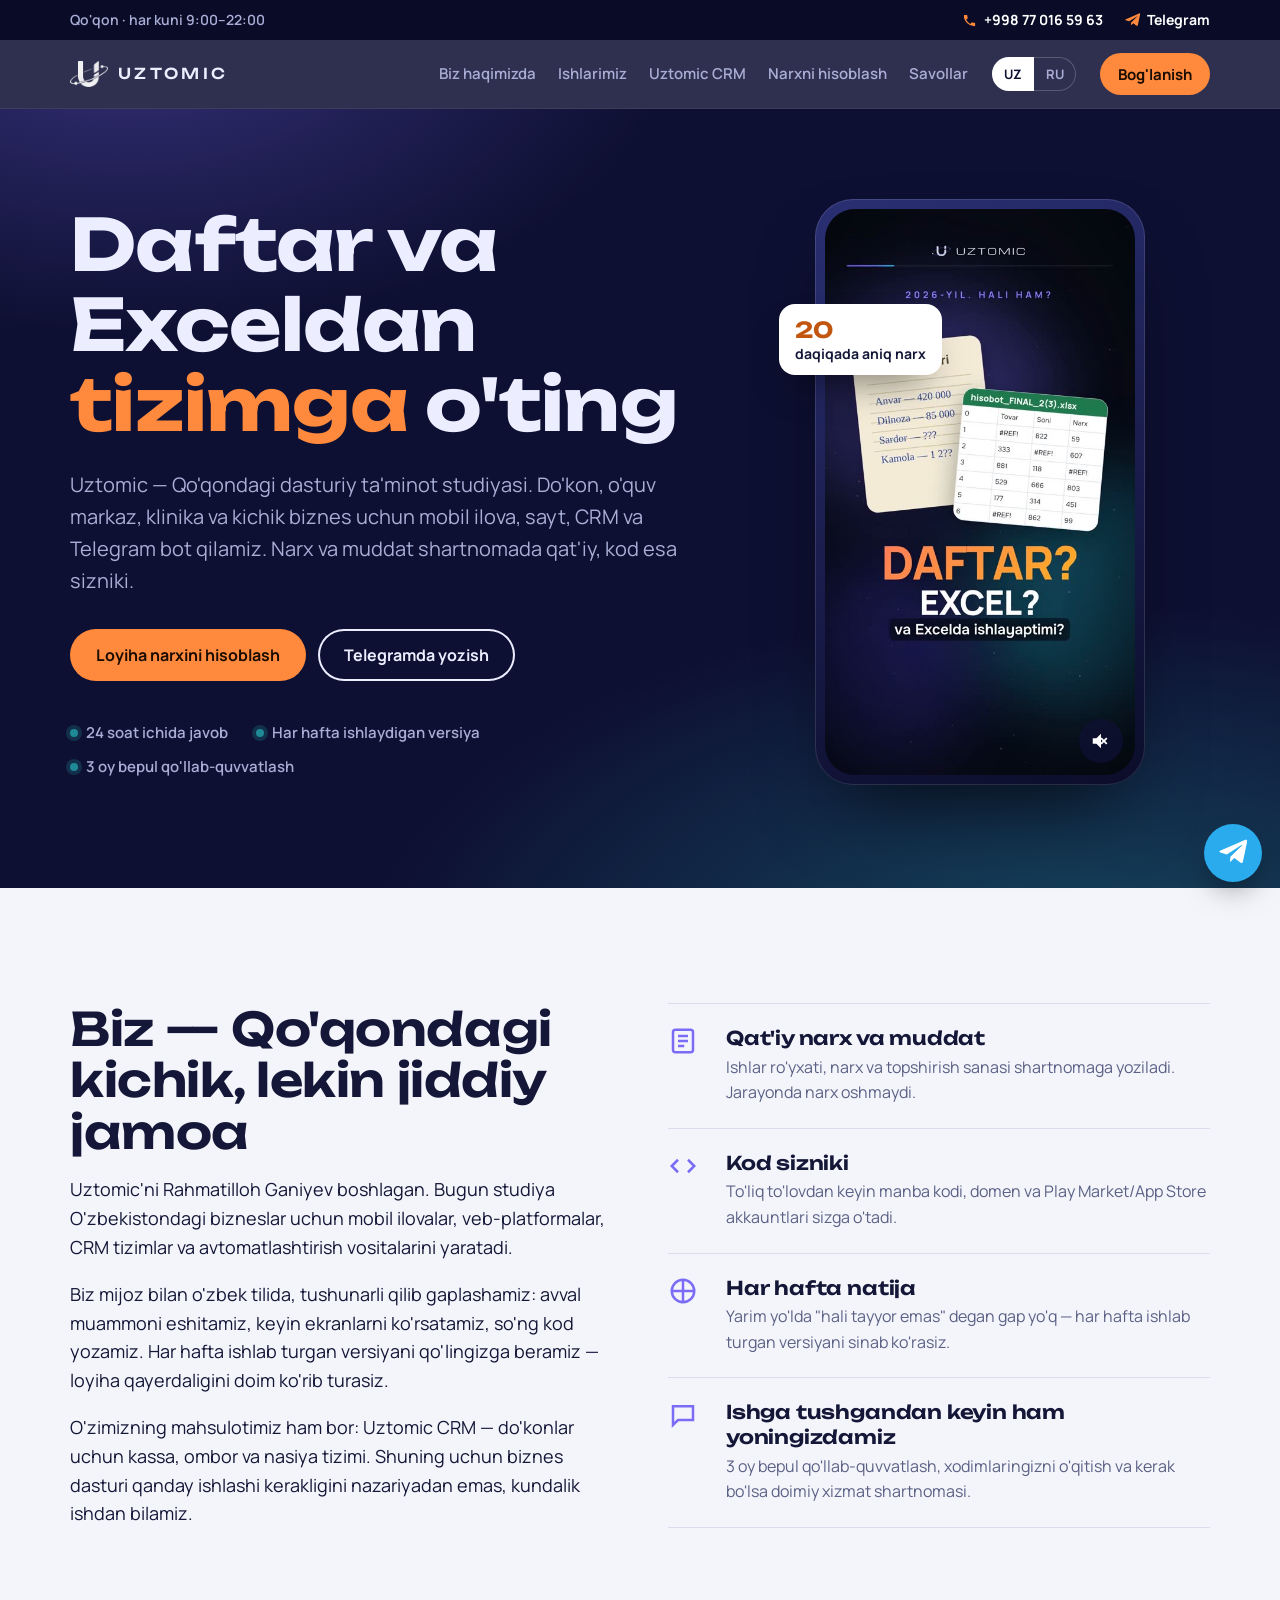
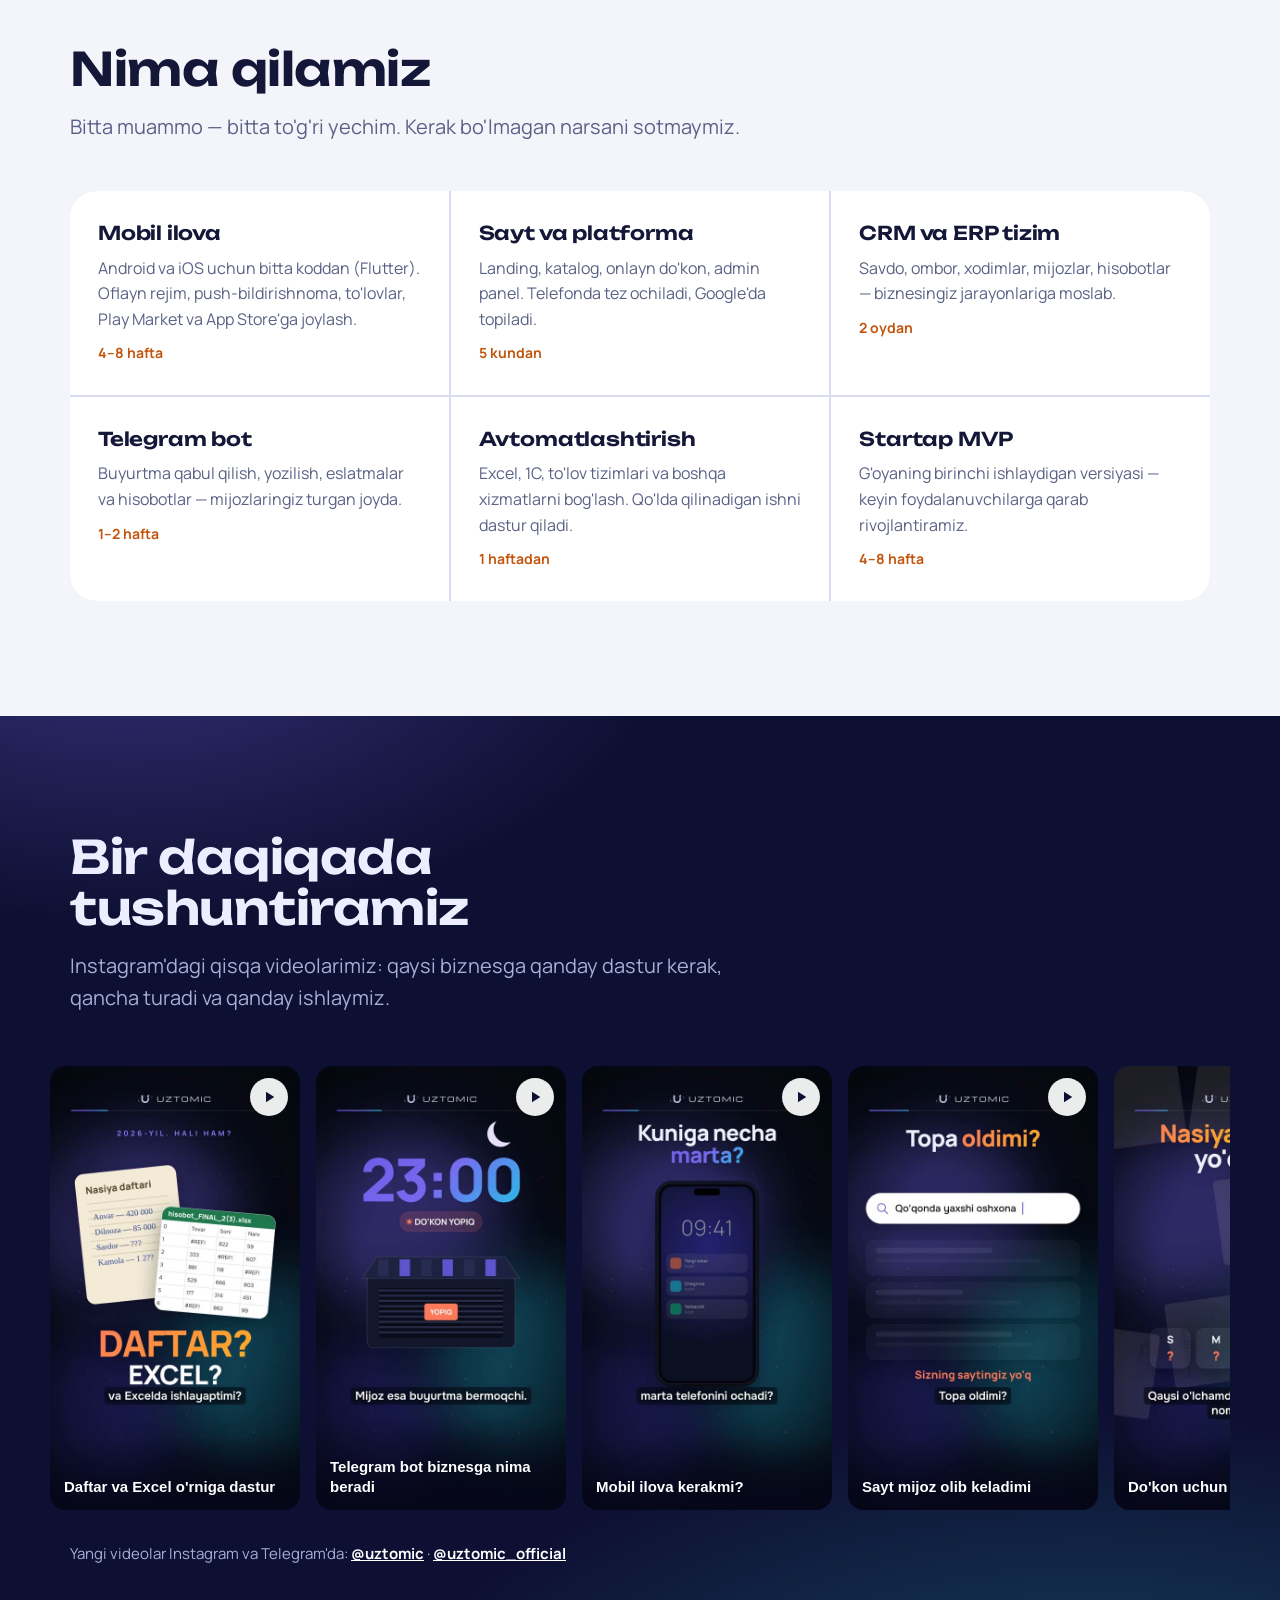
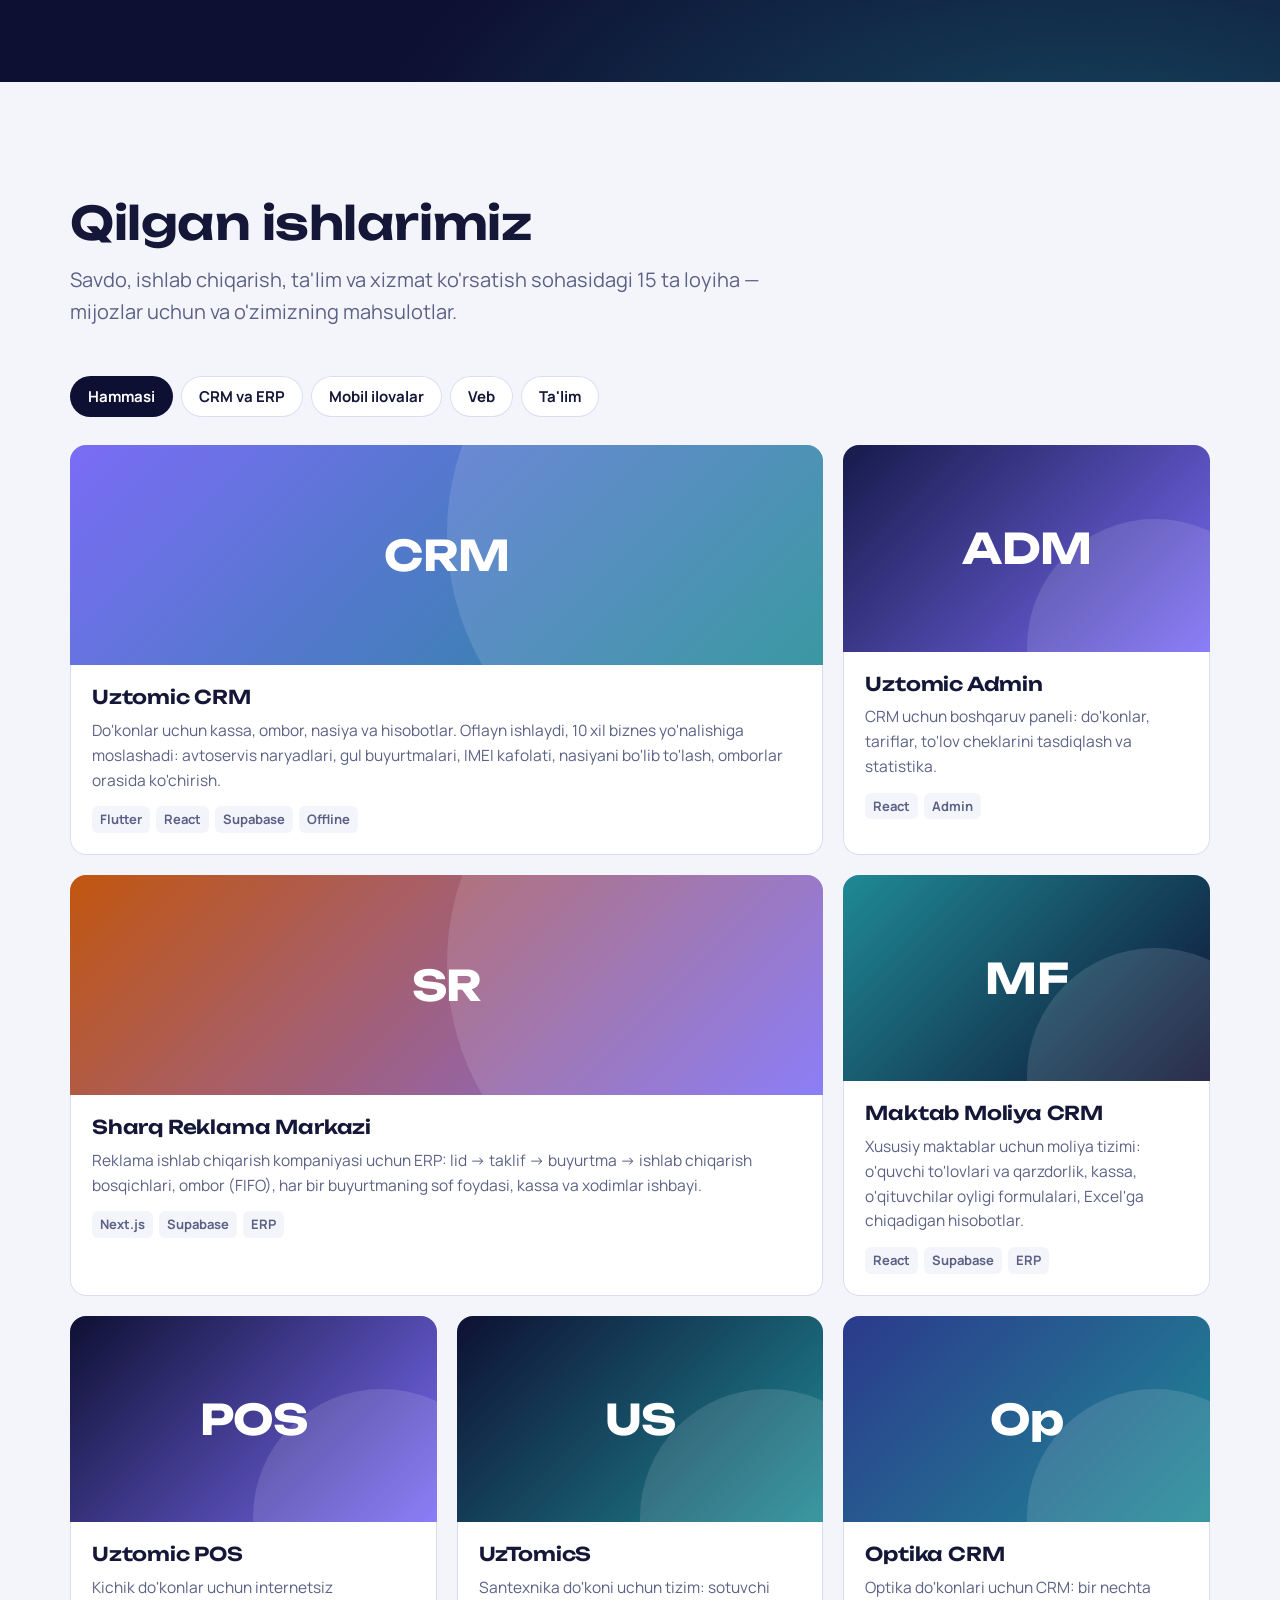
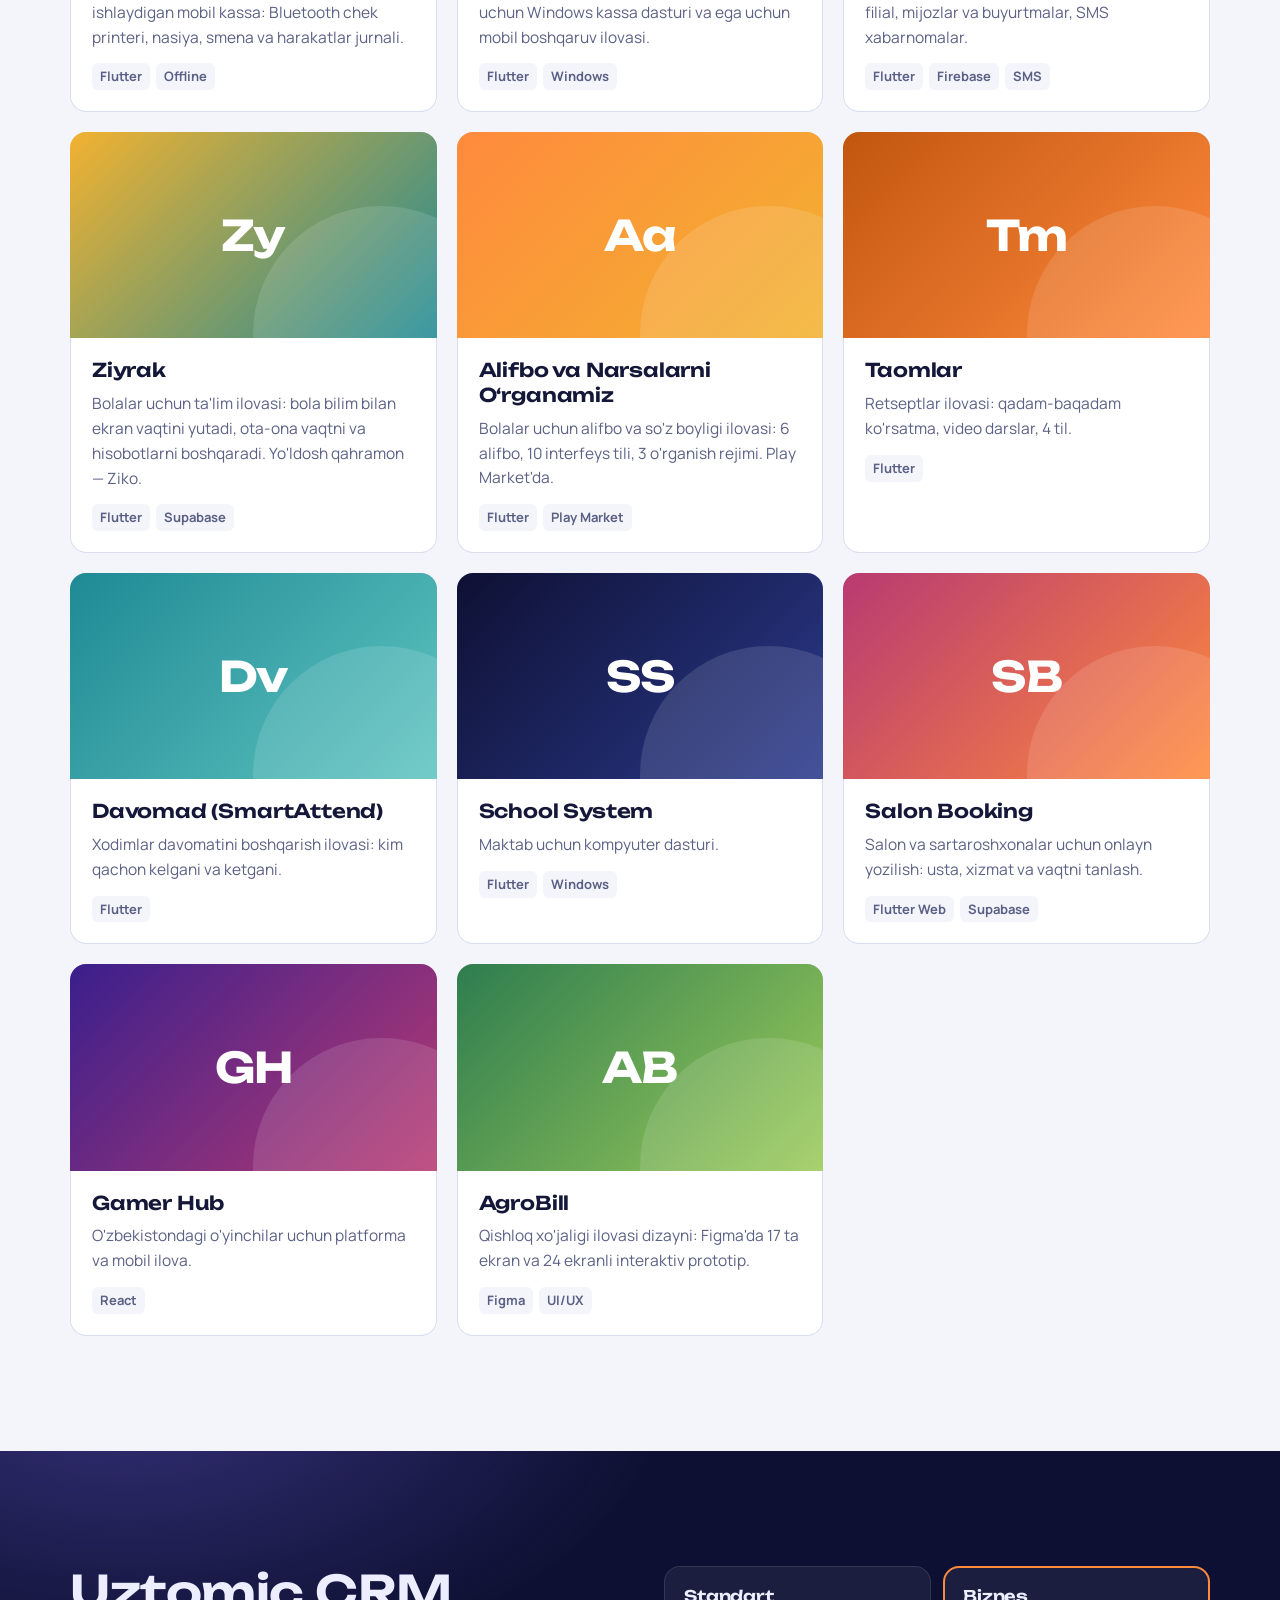
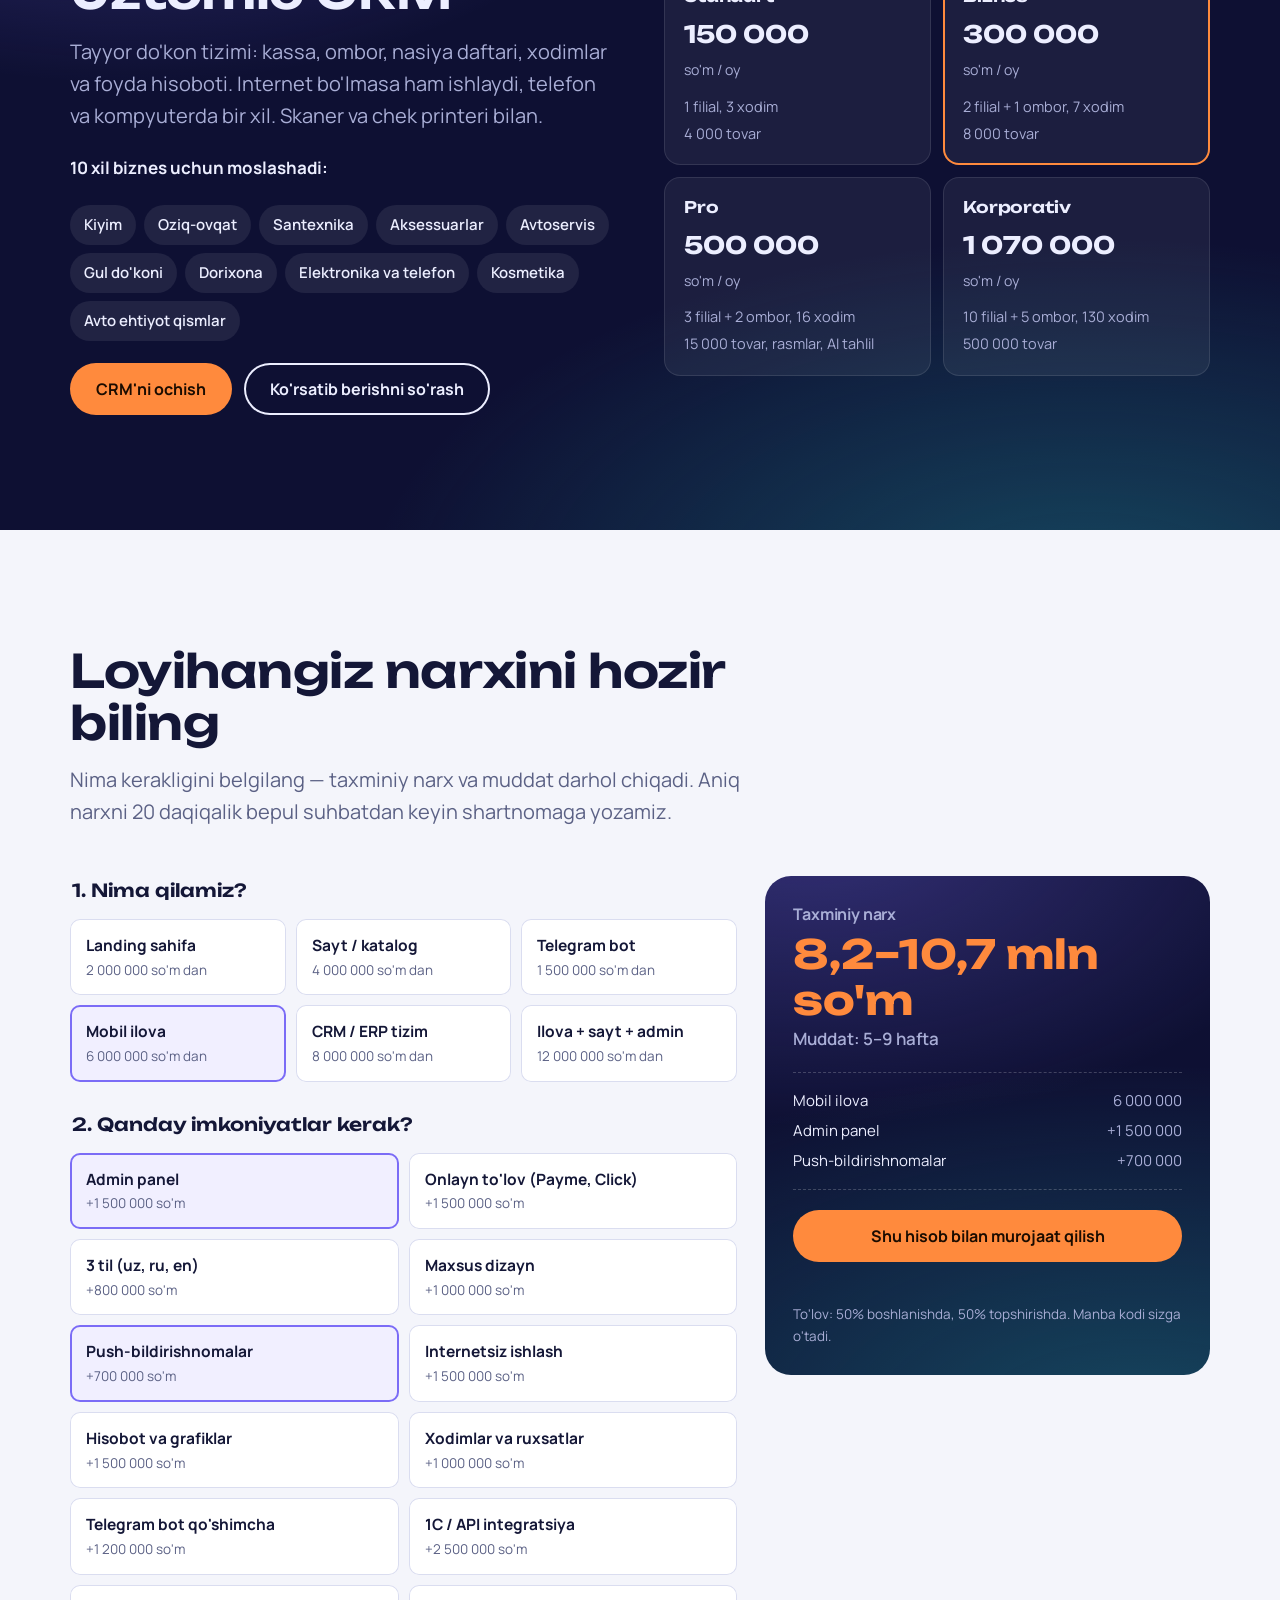
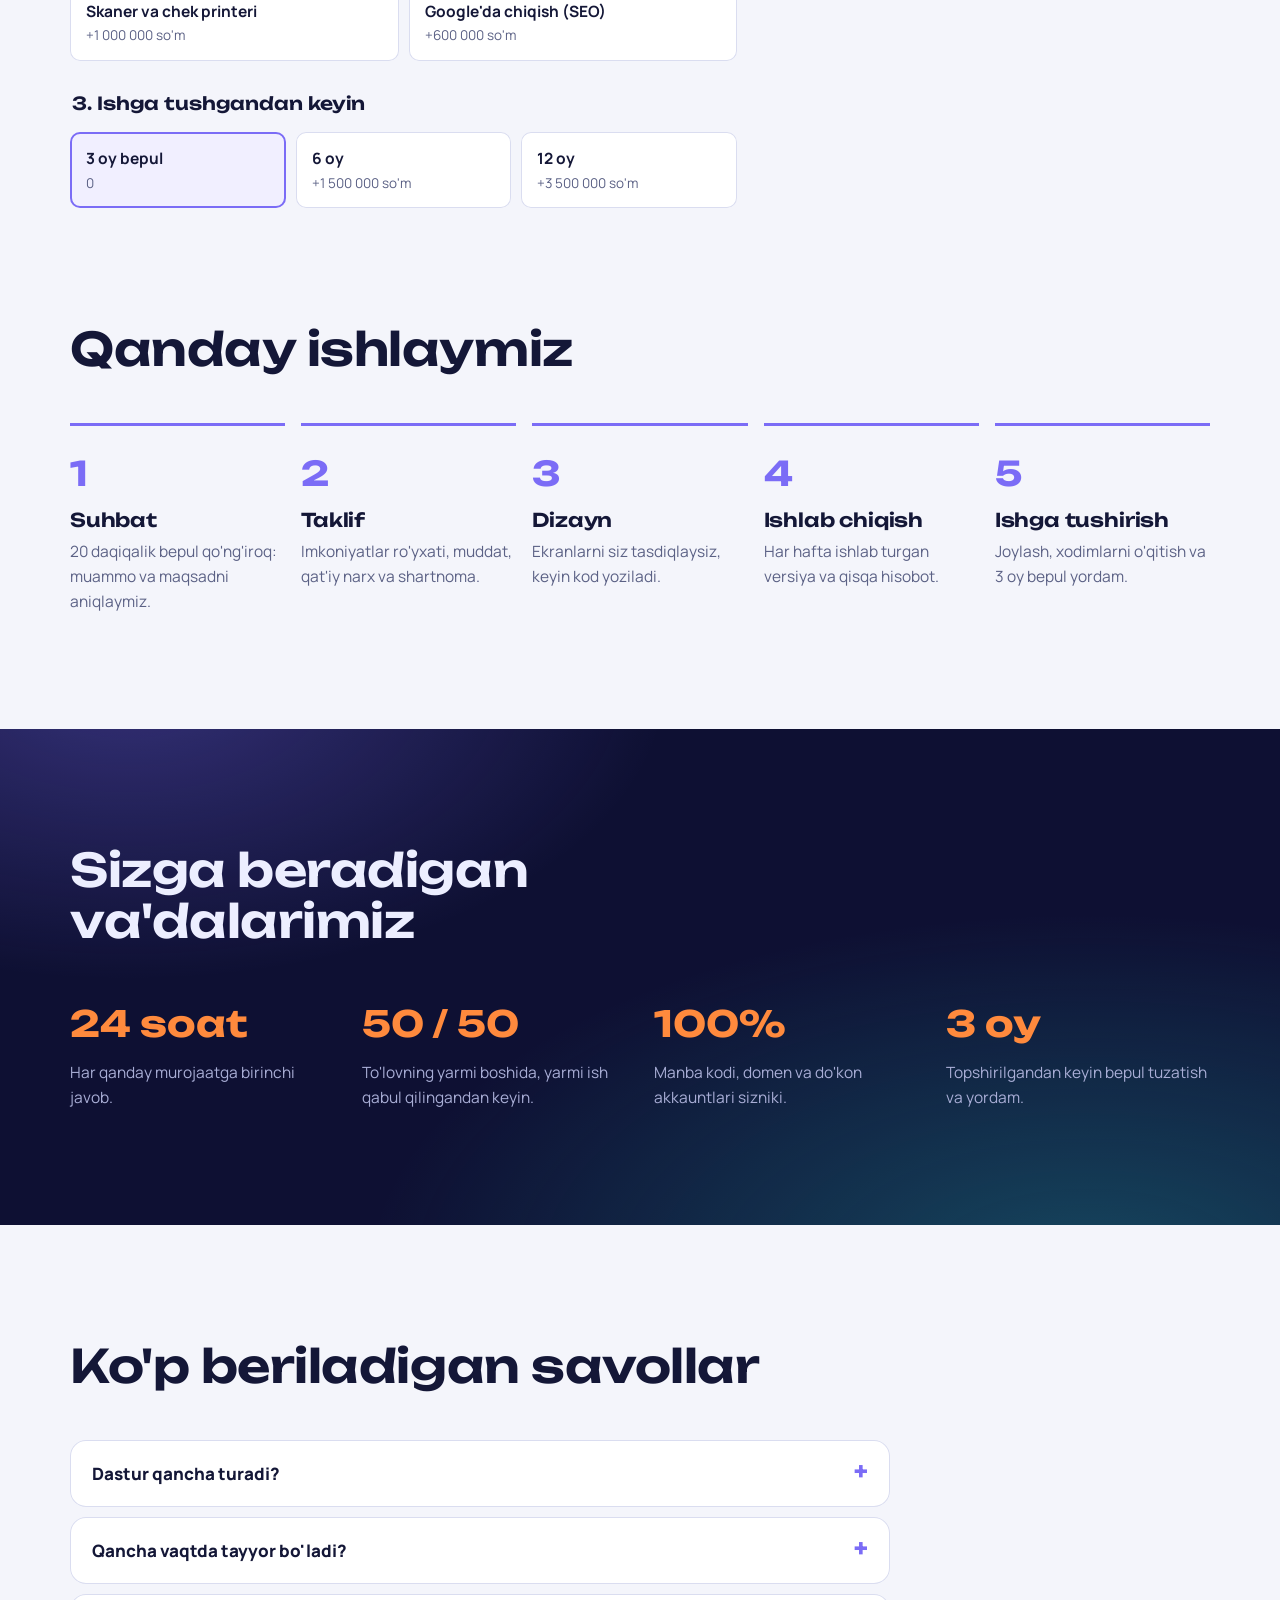
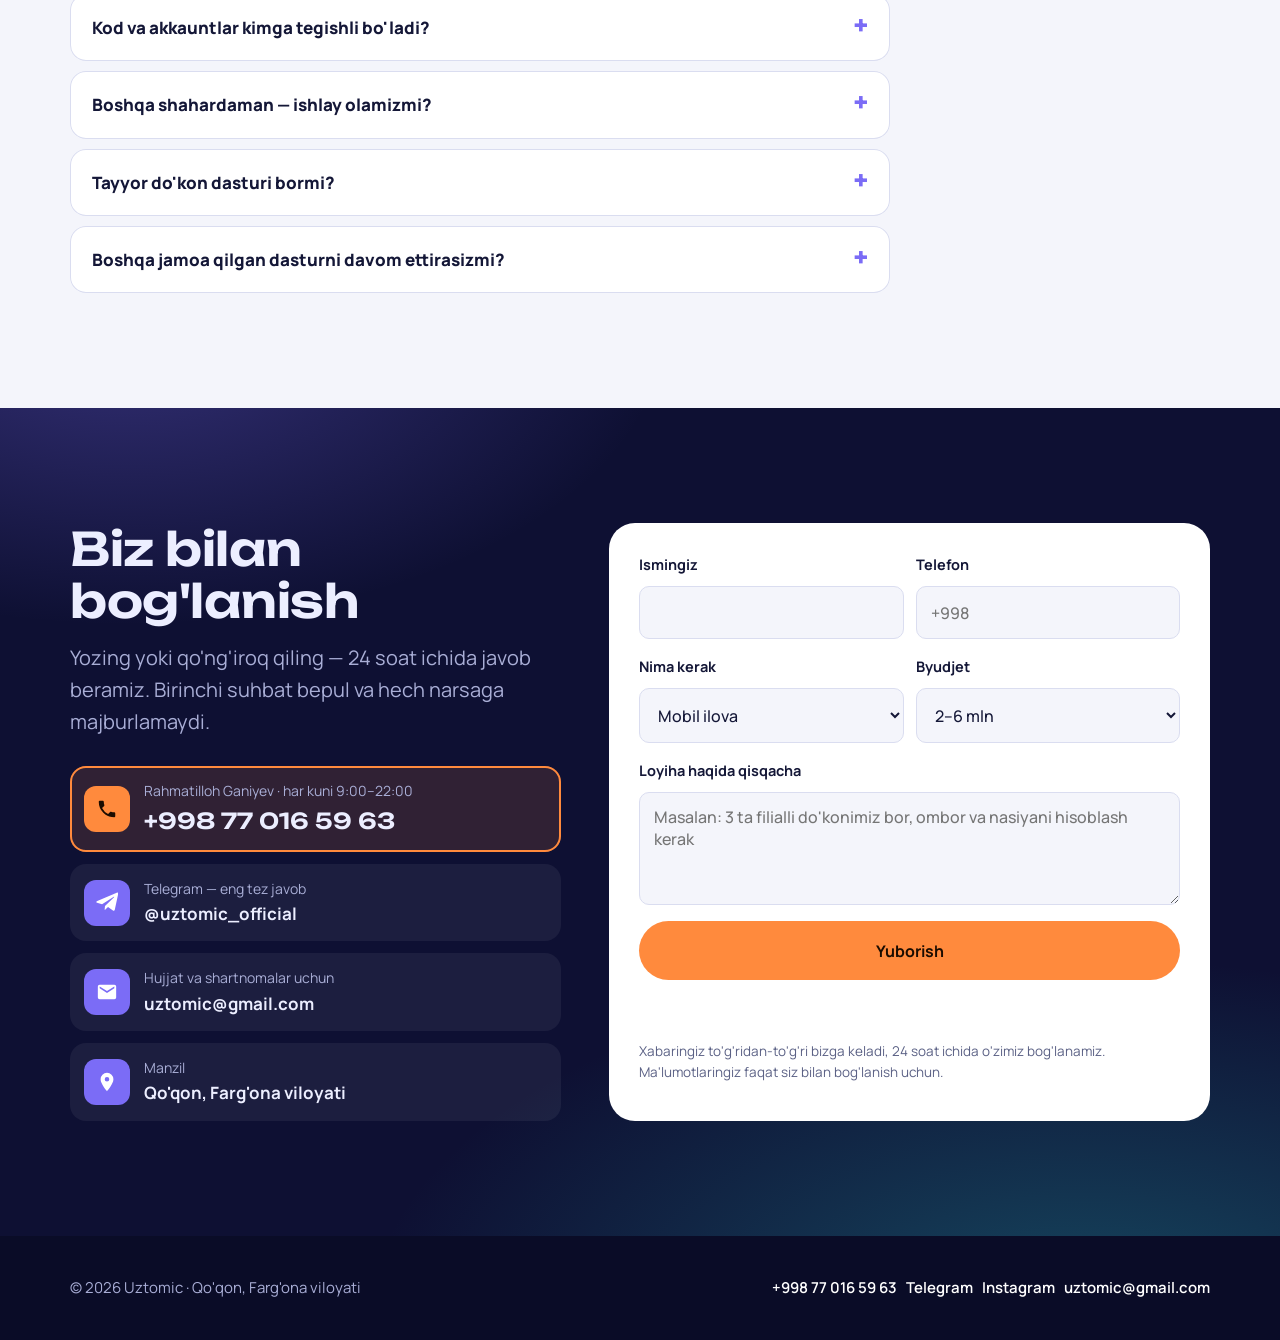
<file: index.html>
<!doctype html>
<html lang="uz">
<head>
<meta charset="utf-8">
<meta name="viewport" content="width=device-width, initial-scale=1">
<title>Uztomic — dasturiy ta'minot studiyasi, Qo'qon</title>
<meta name="description" content="Uztomic — Qo'qondagi dasturiy ta'minot studiyasi. Mobil ilovalar, saytlar, CRM va ERP tizimlar, Telegram botlar. Qat'iy narx va muddat, kod sizniki, 3 oy bepul qo'llab-quvvatlash.">
<meta property="og:title" content="Uztomic — biznesingiz uchun dastur">
<meta property="og:description" content="Mobil ilova, sayt, CRM, Telegram bot. Narxni saytning o'zida hisoblang.">
<meta property="og:image" content="https://uztomic.uz/assets/og.jpg">
<meta name="theme-color" content="#0E1033">
<link rel="canonical" href="https://uztomic.uz/">
<link rel="alternate" hreflang="uz" href="https://uztomic.uz/">
<link rel="alternate" hreflang="ru" href="https://uztomic.uz/?lang=ru">
<link rel="icon" href="/favicon.ico?v=2" sizes="16x16 32x32 48x48">
<link rel="icon" type="image/png" sizes="32x32" href="/assets/favicon-32.png?v=2">
<link rel="icon" type="image/png" sizes="192x192" href="/assets/icon-192.png?v=2">
<link rel="apple-touch-icon" href="/assets/apple-touch-icon.png?v=2">
<link rel="manifest" href="/site.webmanifest?v=2">
<meta property="og:type" content="website">
<meta property="og:url" content="https://uztomic.uz/">
<meta name="twitter:card" content="summary_large_image">
<script type="application/ld+json">
{"@context":"https://schema.org","@type":"Organization","name":"Uztomic","url":"https://uztomic.uz","logo":"https://uztomic.uz/assets/logo.png","email":"uztomic@gmail.com","telephone":"+998770165963","address":{"@type":"PostalAddress","addressLocality":"Qo'qon","addressRegion":"Farg'ona","addressCountry":"UZ"},"founder":{"@type":"Person","name":"Rahmatilloh Ganiyev"},"contactPoint":{"@type":"ContactPoint","telephone":"+998770165963","contactType":"customer service","areaServed":"UZ","availableLanguage":["uz","ru"]},"sameAs":["https://t.me/uztomic_official","https://www.instagram.com/uztomic"]}
</script>
<link rel="preconnect" href="https://fonts.googleapis.com">
<link rel="preconnect" href="https://fonts.gstatic.com" crossorigin>
<link href="https://fonts.googleapis.com/css2?family=Unbounded:wght@500;600;700&family=Manrope:wght@400;500;600;700;800&display=swap" rel="stylesheet">
<style>
:root{
  --night:#0E1033; --night-2:#161A4A; --violet:#7B6CF6; --teal:#1F8A95; --orange:#FF8A3D;
  --orange-ink:#C2560F; --paper:#F4F5FB; --ink:#141737; --muted:#5B6185; --line:#DADDF0;
  --on-night:#ECEEFF; --on-night-2:#A9AED6; --card:#FFFFFF;
  --r-sm:10px; --r-md:16px; --r-lg:26px;
  --display:'Unbounded',system-ui,sans-serif; --body:'Manrope',system-ui,sans-serif;
  --wrap:1180px;
}
*{box-sizing:border-box}
html{scroll-behavior:smooth;-webkit-text-size-adjust:100%}
@media (prefers-reduced-motion:reduce){html{scroll-behavior:auto}*{animation:none!important;transition:none!important}}
body{margin:0;font-family:var(--body);font-size:17px;line-height:1.6;color:var(--ink);background:var(--paper);overflow-x:hidden}
img,video{display:block;max-width:100%}
a{color:inherit}
:focus-visible{outline:3px solid var(--orange);outline-offset:3px;border-radius:6px}
.wrap{max-width:var(--wrap);margin:0 auto;padding:0 20px}
h1,h2,h3{font-family:var(--display);font-weight:600;line-height:1.12;margin:0;letter-spacing:-.01em}
h2{font-size:clamp(28px,4vw,46px)}
h3{font-size:19px;line-height:1.3}
p{margin:0}
.lead{font-size:clamp(17px,1.6vw,20px);color:var(--muted);max-width:60ch}
.night{background:radial-gradient(1200px 600px at 85% 110%,rgba(31,138,149,.45),transparent 60%),radial-gradient(900px 500px at 10% -10%,rgba(123,108,246,.35),transparent 60%),var(--night);color:var(--on-night)}
.night .lead{color:var(--on-night-2)}
section{padding:clamp(72px,9vw,120px) 0}
.sec-head{display:grid;gap:16px;margin-bottom:48px;max-width:760px}
.btn{display:inline-flex;align-items:center;justify-content:center;gap:10px;min-height:52px;padding:0 26px;border-radius:999px;border:0;font:700 16px/1 var(--body);text-decoration:none;cursor:pointer;transition:transform .15s,background .15s}
.btn:active{transform:scale(.98)}
.btn--orange{background:var(--orange);color:#1b0c00}
.btn--orange:hover{background:#ff9b57}
.btn--ghost{background:transparent;color:inherit;box-shadow:inset 0 0 0 2px currentColor}
.btn--ghost:hover{background:rgba(255,255,255,.08)}
.btn svg{width:20px;height:20px}

/* Aloqa tasmasi — sahifaning eng tepasida */
.strip{background:#0A0C27;color:var(--on-night-2);font-size:14px;font-weight:600}
.strip .wrap{display:flex;flex-wrap:wrap;align-items:center;justify-content:space-between;gap:2px 20px;min-height:40px;padding-top:6px;padding-bottom:6px}
.strip__links{display:flex;flex-wrap:wrap;gap:2px 22px}
.strip a{display:inline-flex;align-items:center;gap:7px;min-height:28px;color:#fff;text-decoration:none;font-weight:700}
.strip a:hover{color:var(--orange)}
.strip svg{width:15px;height:15px;color:var(--orange);flex:none}
@media (max-width:640px){.strip__hours{display:none}.strip .wrap{justify-content:center}}

/* Header */
.top{position:sticky;top:0;z-index:50;background:rgba(14,16,51,.86);backdrop-filter:blur(14px);color:var(--on-night);border-bottom:1px solid rgba(255,255,255,.07)}
.top__in{display:flex;align-items:center;gap:24px;height:68px}
.logo{display:flex;align-items:center;gap:10px;text-decoration:none;font-family:var(--display);font-weight:500;letter-spacing:.22em;font-size:15px}
.logo img{width:38px;height:26px;object-fit:contain}
.nav{display:flex;gap:22px;margin-left:auto}
.nav a{text-decoration:none;color:var(--on-night-2);font-weight:600;font-size:15px}
.nav a:hover{color:#fff}
.nav .nav__m{display:none}
.lang{display:flex;border-radius:999px;box-shadow:inset 0 0 0 1px rgba(255,255,255,.2);overflow:hidden}
.lang button{background:none;border:0;color:var(--on-night-2);font:700 13px var(--body);padding:8px 12px;cursor:pointer}
.lang button[aria-pressed=true]{background:#fff;color:var(--night)}
.top .btn{min-height:42px;padding:0 18px;font-size:15px}
.burger{display:none;background:none;border:0;color:#fff;padding:8px;margin-left:auto;cursor:pointer}
@media (max-width:980px){
  .nav{display:none;position:absolute;top:68px;left:0;right:0;flex-direction:column;gap:0;background:var(--night);padding:8px 20px 20px;border-bottom:1px solid rgba(255,255,255,.1)}
  .nav.open{display:flex}
  .nav a{padding:12px 0;font-size:17px}
  .nav .nav__m{display:block;color:var(--orange);font-weight:800}
  .burger{display:block}
  .top .btn{display:none}
  .lang{margin-left:0}
}

/* Hero */
.hero{padding:clamp(48px,7vw,96px) 0 clamp(64px,8vw,110px)}
.hero__grid{display:grid;grid-template-columns:1.15fr .85fr;gap:56px;align-items:center}
.hero h1{font-size:clamp(36px,5.6vw,72px);font-weight:700}
.hero h1 em{font-style:normal;color:var(--orange)}
.hero .lead{margin:24px 0 32px}
.hero__cta{display:flex;flex-wrap:wrap;gap:12px}
.hero__facts{display:flex;flex-wrap:wrap;gap:10px 28px;margin-top:40px;color:var(--on-night-2);font-weight:600;font-size:15px}
.hero__facts span{display:flex;align-items:center;gap:8px}
.hero__facts span::before{content:"";width:8px;height:8px;border-radius:50%;background:var(--teal);box-shadow:0 0 0 4px rgba(31,138,149,.25)}
.phone{position:relative;justify-self:center;width:min(330px,80vw);aspect-ratio:9/16;border-radius:38px;padding:10px;background:linear-gradient(160deg,#2a2f73,#0b0d2a);box-shadow:0 40px 80px -30px rgba(0,0,0,.7),inset 0 0 0 1px rgba(255,255,255,.12)}
.phone video{width:100%;height:100%;object-fit:cover;border-radius:30px;background:#000}
.phone__sound{position:absolute;bottom:22px;right:22px;width:44px;height:44px;border-radius:50%;border:0;background:rgba(14,16,51,.75);color:#fff;cursor:pointer;display:grid;place-items:center}
.phone__tag{position:absolute;left:-36px;top:18%;background:#fff;color:var(--ink);border-radius:var(--r-md);padding:12px 16px;box-shadow:0 20px 40px -18px rgba(0,0,0,.6);font-weight:700;font-size:14px;line-height:1.3}
.phone__tag b{display:block;font-family:var(--display);font-size:22px;color:var(--orange-ink)}
@media (max-width:860px){.hero__grid{grid-template-columns:1fr}.phone__tag{left:-10px}}

/* About */
.about__grid{display:grid;grid-template-columns:1fr 1fr;gap:56px;align-items:start}
.about__text{display:grid;gap:18px;font-size:18px}
.about__text p{max-width:62ch}
.values{display:grid;gap:0;border-top:1px solid var(--line)}
.values > div{display:grid;grid-template-columns:44px 1fr;gap:14px;padding:22px 0;border-bottom:1px solid var(--line)}
.values svg{width:30px;height:30px;color:var(--violet)}
.values h3{margin-bottom:4px}
.values p{color:var(--muted);font-size:16px}
@media (max-width:860px){.about__grid{grid-template-columns:1fr}}

/* Services */
.svc{display:grid;grid-template-columns:repeat(3,1fr);gap:2px;background:var(--line);border-radius:var(--r-lg);overflow:hidden}
.svc article{background:var(--card);padding:30px 28px;display:grid;gap:10px;align-content:start}
.svc article p{color:var(--muted);font-size:16px}
.svc small{font-weight:700;color:var(--orange-ink);font-size:14px}
@media (max-width:900px){.svc{grid-template-columns:1fr 1fr}}
@media (max-width:600px){.svc{grid-template-columns:1fr}}

/* Reels */
.reels{display:grid;grid-auto-flow:column;grid-auto-columns:clamp(200px,22vw,250px);gap:16px;overflow-x:auto;scroll-snap-type:x mandatory;padding:4px 20px 18px;margin:0 -20px;scrollbar-width:thin}
.reel{scroll-snap-align:start;position:relative;aspect-ratio:9/16;border-radius:var(--r-md);overflow:hidden;background:#000;border:0;padding:0;cursor:pointer;color:#fff;text-align:left}
.reel img,.reel video{width:100%;height:100%;object-fit:cover}
.reel__cap{position:absolute;left:0;right:0;bottom:0;padding:40px 14px 14px;background:linear-gradient(transparent,rgba(5,6,25,.92));font-weight:700;font-size:15px;line-height:1.3}
.reel__play{position:absolute;top:12px;right:12px;width:38px;height:38px;border-radius:50%;background:rgba(255,255,255,.92);color:var(--night);display:grid;place-items:center}
.reel.playing .reel__play,.reel.playing .reel__cap{display:none}
.reels-note{margin-top:14px;color:var(--on-night-2);font-size:15px}
.reels-note a{color:#fff;font-weight:700}

/* Portfolio */
.filters{display:flex;flex-wrap:wrap;gap:8px;margin-bottom:28px}
.filters button{border:0;background:var(--card);box-shadow:inset 0 0 0 1px var(--line);border-radius:999px;padding:10px 18px;font:700 15px var(--body);color:var(--ink);cursor:pointer}
.filters button[aria-pressed=true]{background:var(--night);color:#fff;box-shadow:none}
.works{display:grid;grid-template-columns:repeat(3,1fr);gap:20px}
.work{background:var(--card);border-radius:var(--r-md);overflow:hidden;box-shadow:inset 0 0 0 1px var(--line);display:flex;flex-direction:column}
.work__cover{aspect-ratio:16/9;display:grid;place-items:center;position:relative;color:#fff;overflow:hidden}
.work__cover b{font-family:var(--display);font-size:clamp(30px,3.4vw,42px);font-weight:700;letter-spacing:-.02em;position:relative}
.work__cover::after{content:"";position:absolute;inset:auto -20% -60% auto;width:70%;aspect-ratio:1;border-radius:50%;background:rgba(255,255,255,.12)}
.work__body{padding:20px 22px 22px;display:grid;gap:8px;flex:1;align-content:start}
.work__body p{color:var(--muted);font-size:15.5px}
.tags{display:flex;flex-wrap:wrap;gap:6px;margin-top:6px}
.tags span{font-size:13px;font-weight:700;color:var(--muted);background:var(--paper);border-radius:6px;padding:3px 8px}
.work--featured{grid-column:span 2}
.work--featured .work__cover{aspect-ratio:auto;min-height:220px}
@media (max-width:900px){.works{grid-template-columns:1fr 1fr}}
@media (max-width:600px){.works{grid-template-columns:1fr}.work--featured{grid-column:auto}}

/* CRM */
.crm__grid{display:grid;grid-template-columns:1fr 1fr;gap:48px;align-items:start}
.verticals{display:flex;flex-wrap:wrap;gap:8px;margin-top:24px}
.verticals span{background:rgba(255,255,255,.08);border-radius:999px;padding:8px 14px;font-weight:600;font-size:15px}
.tiers{display:grid;grid-template-columns:1fr 1fr;gap:12px}
.tier{background:rgba(255,255,255,.06);border-radius:var(--r-md);padding:20px;box-shadow:inset 0 0 0 1px rgba(255,255,255,.1)}
.tier--hot{box-shadow:inset 0 0 0 2px var(--orange)}
.tier h3{font-size:16px}
.tier strong{display:block;font-family:var(--display);font-size:24px;margin:8px 0 2px}
.tier small{color:var(--on-night-2)}
.tier ul{margin:12px 0 0;padding:0;list-style:none;font-size:14.5px;color:var(--on-night-2);display:grid;gap:4px}
.crm__cta{display:flex;flex-wrap:wrap;gap:12px;margin-top:22px}
@media (max-width:900px){.crm__grid{grid-template-columns:1fr}}
@media (max-width:460px){.tiers{grid-template-columns:1fr}}

/* Calculator */
.calc{display:grid;grid-template-columns:1.2fr .8fr;gap:28px;align-items:start}
.calc fieldset{border:0;margin:0 0 28px;padding:0}
.calc legend{font-family:var(--display);font-size:18px;font-weight:600;margin-bottom:14px}
.opts{display:grid;grid-template-columns:repeat(3,1fr);gap:10px}
.opts--feat{grid-template-columns:repeat(2,1fr)}
.opt{position:relative}
.opt input{position:absolute;opacity:0;inset:0;cursor:pointer;margin:0}
.opt label{display:grid;gap:2px;height:100%;padding:14px 16px;border-radius:var(--r-sm);background:var(--card);box-shadow:inset 0 0 0 1px var(--line);cursor:pointer;transition:box-shadow .12s,background .12s}
.opt label b{font-size:15.5px}
.opt label span{font-size:13.5px;color:var(--muted)}
.opt input:checked+label{box-shadow:inset 0 0 0 2px var(--violet);background:#F1EFFF}
.opt input:focus-visible+label{outline:3px solid var(--orange);outline-offset:2px}
.receipt{position:sticky;top:88px;border-radius:var(--r-lg);padding:28px;color:var(--on-night)}
.receipt h3{font-size:16px;color:var(--on-night-2);font-family:var(--body);font-weight:700}
.receipt__sum{font-family:var(--display);font-weight:700;font-size:clamp(28px,3.2vw,40px);color:var(--orange);margin:6px 0 2px;line-height:1.15}
.receipt__time{color:var(--on-night-2);font-weight:600}
.receipt ul{list-style:none;margin:20px 0;padding:16px 0;border-top:1px dashed rgba(255,255,255,.2);border-bottom:1px dashed rgba(255,255,255,.2);display:grid;gap:6px;font-size:15px}
.receipt li{display:flex;justify-content:space-between;gap:12px}
.receipt li span:last-child{color:var(--on-night-2);white-space:nowrap}
.receipt .btn{width:100%}
.receipt__note{font-size:13.5px;color:var(--on-night-2);margin-top:14px}
.copied{font-size:14px;color:#8ff0c7;margin-top:8px;min-height:20px}
@media (max-width:980px){.calc{grid-template-columns:1fr}.receipt{position:static}}
@media (max-width:640px){.opts{grid-template-columns:1fr 1fr}.opts--feat{grid-template-columns:1fr}}

/* Process */
.steps{list-style:none;margin:0;padding:0;display:grid;grid-template-columns:repeat(5,1fr);gap:16px;counter-reset:s}
.steps li{counter-increment:s;padding-top:20px;border-top:3px solid var(--violet)}
.steps li::before{content:counter(s);font-family:var(--display);font-size:34px;font-weight:700;color:var(--violet);display:block;margin-bottom:8px}
.steps p{color:var(--muted);font-size:15.5px;margin-top:6px}
@media (max-width:900px){.steps{grid-template-columns:1fr 1fr}}
@media (max-width:520px){.steps{grid-template-columns:1fr}}

/* Guarantees */
.promise{display:grid;grid-template-columns:repeat(4,1fr);gap:28px}
.promise div{display:grid;gap:8px}
.promise b{font-family:var(--display);font-size:clamp(26px,3vw,36px);color:var(--orange)}
.promise p{color:var(--on-night-2);font-size:15.5px}
@media (max-width:860px){.promise{grid-template-columns:1fr 1fr}}

/* FAQ */
.faq{max-width:820px;display:grid;gap:10px}
.faq details{background:var(--card);border-radius:var(--r-md);box-shadow:inset 0 0 0 1px var(--line);padding:0 22px}
.faq summary{cursor:pointer;list-style:none;padding:20px 0;font-weight:800;font-size:17px;display:flex;justify-content:space-between;gap:16px}
.faq summary::after{content:"+";font-family:var(--display);color:var(--violet);font-size:22px;line-height:1}
.faq details[open] summary::after{content:"−"}
.faq details p{padding:0 0 20px;color:var(--muted)}

/* Contact */
.contact__grid{display:grid;grid-template-columns:.9fr 1.1fr;gap:48px}
.ways{display:grid;gap:12px;margin-top:28px}
.ways > *{display:grid;grid-template-columns:46px 1fr;gap:14px;align-items:center;text-decoration:none;padding:14px;border-radius:var(--r-md);background:rgba(255,255,255,.06)}
.ways a:hover{background:rgba(255,255,255,.1)}
.ways i{width:46px;height:46px;border-radius:12px;background:var(--violet);display:grid;place-items:center;font-style:normal}
.ways i svg{width:22px;height:22px}
.ways small{display:block;color:var(--on-night-2);font-size:14px}
.ways b{font-size:17px}
.ways .way--call{background:rgba(255,138,61,.14);box-shadow:inset 0 0 0 2px var(--orange)}
.ways .way--call:hover{background:rgba(255,138,61,.22)}
.ways .way--call i{background:var(--orange)}
.ways .way--call b{font-family:var(--display);font-weight:600;font-size:clamp(18px,2.2vw,22px);white-space:nowrap}
@media (max-width:360px){.ways .way--call b{font-size:15.5px}}
form.lead-form{background:var(--card);color:var(--ink);border-radius:var(--r-lg);padding:30px;display:grid;gap:16px}
.field{display:grid;gap:6px}
.field label{font-weight:700;font-size:14.5px}
.field input,.field select,.field textarea{font:500 16px var(--body);padding:13px 14px;border-radius:var(--r-sm);border:1px solid var(--line);background:var(--paper);color:var(--ink);width:100%}
.field textarea{min-height:110px;resize:vertical}
.row2{display:grid;grid-template-columns:1fr 1fr;gap:12px}
.form-note{font-size:13.5px;color:var(--muted)}
.form-status{font-weight:700;font-size:15px;min-height:22px;margin:0}
.form-status.is-ok{color:#0b8a54}
.form-status.is-err{color:#c0392b}
.hp{position:absolute;left:-9999px;width:1px;height:1px;overflow:hidden}
form.lead-form button[disabled]{opacity:.6;cursor:wait}
@media (max-width:860px){.contact__grid{grid-template-columns:1fr}.row2{grid-template-columns:1fr}}

footer{background:#0A0C27;color:var(--on-night-2);padding:40px 0;font-size:15px}
footer .wrap{display:flex;flex-wrap:wrap;gap:16px 32px;justify-content:space-between;align-items:center}
footer a{color:#fff;text-decoration:none;font-weight:600}
.float-tg{position:fixed;right:18px;bottom:18px;z-index:60;width:58px;height:58px;border-radius:50%;background:#2AABEE;color:#fff;display:grid;place-items:center;box-shadow:0 14px 30px -10px rgba(0,0,0,.5)}
.float-tg svg{width:28px;height:28px}
.sr{position:absolute;width:1px;height:1px;overflow:hidden;clip:rect(0 0 0 0)}
</style>
</head>
<body>

<div class="strip">
  <div class="wrap">
    <span class="strip__hours" data-i18n="strip.hours">Qo'qon · har kuni 9:00–22:00</span>
    <span class="strip__links">
      <a href="tel:+998770165963"><svg viewBox="0 0 24 24" fill="currentColor" aria-hidden="true"><path d="M6.6 10.8a15.2 15.2 0 0 0 6.6 6.6l2.2-2.2c.3-.3.7-.4 1-.2 1.1.4 2.3.6 3.6.6.6 0 1 .4 1 1V20c0 .6-.4 1-1 1A17 17 0 0 1 3 4c0-.6.4-1 1-1h3.5c.6 0 1 .4 1 1 0 1.3.2 2.5.6 3.6.1.3 0 .7-.2 1z"/></svg>+998 77 016 59 63</a>
      <a href="https://t.me/uztomic_official" target="_blank" rel="noopener"><svg viewBox="0 0 24 24" fill="currentColor" aria-hidden="true"><path d="M9.8 15.3l-.4 4.1c.6 0 .8-.3 1.1-.6l2.6-2.5 5.4 4c1 .5 1.7.3 2-.9l3.6-17c.4-1.5-.5-2.1-1.5-1.7L1.4 9.8C0 10.4 0 11.2 1.2 11.6l5.4 1.7L19 5.4c.6-.4 1.1-.2.7.2z"/></svg>Telegram</a>
    </span>
  </div>
</div>

<header class="top">
  <div class="wrap top__in">
    <a class="logo" href="#" aria-label="Uztomic">
      <img src="/assets/uztomic-mark-light.png" alt="" width="38" height="26">
      UZTOMIC
    </a>
    <nav class="nav" id="nav">
      <a href="#about" data-i18n="nav.about">Biz haqimizda</a>
      <a href="#works" data-i18n="nav.works">Ishlarimiz</a>
      <a href="#crm">Uztomic CRM</a>
      <a href="#calc" data-i18n="nav.calc">Narxni hisoblash</a>
      <a href="#faq" data-i18n="nav.faq">Savollar</a>
      <a class="nav__m" href="#contact" data-i18n="nav.contact">Biz bilan bog'lanish</a>
    </nav>
    <div class="lang" role="group" aria-label="Til">
      <button type="button" data-lang="uz" aria-pressed="true">UZ</button>
      <button type="button" data-lang="ru" aria-pressed="false">RU</button>
    </div>
    <a class="btn btn--orange" href="#contact" data-i18n="cta.short">Bog'lanish</a>
    <button class="burger" type="button" aria-label="Menyu" aria-expanded="false" aria-controls="nav">
      <svg width="26" height="26" viewBox="0 0 24 24" fill="none" stroke="currentColor" stroke-width="2"><path d="M4 7h16M4 12h16M4 17h16"/></svg>
    </button>
  </div>
</header>

<main>
<section class="night hero">
  <div class="wrap hero__grid">
    <div>
      <h1 data-i18n-html="hero.title">Daftar va Exceldan <em>tizimga</em> o'ting</h1>
      <p class="lead" data-i18n="hero.lead">Uztomic — Qo'qondagi dasturiy ta'minot studiyasi. Do'kon, o'quv markaz, klinika va kichik biznes uchun mobil ilova, sayt, CRM va Telegram bot qilamiz. Narx va muddat shartnomada qat'iy, kod esa sizniki.</p>
      <div class="hero__cta">
        <a class="btn btn--orange" href="#calc" data-i18n="hero.cta1">Loyiha narxini hisoblash</a>
        <a class="btn btn--ghost" href="https://t.me/uztomic_official" target="_blank" rel="noopener" data-i18n="hero.cta2">Telegramda yozish</a>
      </div>
      <div class="hero__facts">
        <span data-i18n="hero.f1">24 soat ichida javob</span>
        <span data-i18n="hero.f2">Har hafta ishlaydigan versiya</span>
        <span data-i18n="hero.f3">3 oy bepul qo'llab-quvvatlash</span>
      </div>
    </div>
    <div class="phone">
      <video id="heroVideo" src="/media/v01.mp4" poster="/media/v01.jpg" autoplay muted loop playsinline preload="metadata" aria-label="Uztomic haqida qisqa video"></video>
      <button class="phone__sound" type="button" id="heroSound" aria-label="Ovozni yoqish">
        <svg width="22" height="22" viewBox="0 0 24 24" fill="currentColor"><path d="M3 9v6h4l5 5V4L7 9H3zm13.59 3L19 9.59 17.59 8.17 15.17 10.6 12.76 8.17 11.34 9.59 13.76 12l-2.42 2.41 1.42 1.42 2.41-2.42 2.42 2.42 1.41-1.42z"/></svg>
      </button>
      <div class="phone__tag"><b>20</b><span data-i18n="hero.tag">daqiqada aniq narx</span></div>
    </div>
  </div>
</section>

<section id="about">
  <div class="wrap about__grid">
    <div class="about__text">
      <h2 data-i18n="about.title">Biz — Qo'qondagi kichik, lekin jiddiy jamoa</h2>
      <p data-i18n="about.p1">Uztomic'ni Rahmatilloh Ganiyev boshlagan. Bugun studiya O'zbekistondagi bizneslar uchun mobil ilovalar, veb-platformalar, CRM tizimlar va avtomatlashtirish vositalarini yaratadi.</p>
      <p data-i18n="about.p2">Biz mijoz bilan o'zbek tilida, tushunarli qilib gaplashamiz: avval muammoni eshitamiz, keyin ekranlarni ko'rsatamiz, so'ng kod yozamiz. Har hafta ishlab turgan versiyani qo'lingizga beramiz — loyiha qayerdaligini doim ko'rib turasiz.</p>
      <p data-i18n="about.p3">O'zimizning mahsulotimiz ham bor: Uztomic CRM — do'konlar uchun kassa, ombor va nasiya tizimi. Shuning uchun biznes dasturi qanday ishlashi kerakligini nazariyadan emas, kundalik ishdan bilamiz.</p>
    </div>
    <div class="values">
      <div>
        <svg viewBox="0 0 24 24" fill="none" stroke="currentColor" stroke-width="2"><rect x="4" y="3" width="16" height="18" rx="2"/><path d="M8 8h8M8 12h8M8 16h5"/></svg>
        <div><h3 data-i18n="v1.t">Qat'iy narx va muddat</h3><p data-i18n="v1.p">Ishlar ro'yxati, narx va topshirish sanasi shartnomaga yoziladi. Jarayonda narx oshmaydi.</p></div>
      </div>
      <div>
        <svg viewBox="0 0 24 24" fill="none" stroke="currentColor" stroke-width="2"><path d="M8 7l-5 5 5 5M16 7l5 5-5 5"/></svg>
        <div><h3 data-i18n="v2.t">Kod sizniki</h3><p data-i18n="v2.p">To'liq to'lovdan keyin manba kodi, domen va Play Market/App Store akkauntlari sizga o'tadi.</p></div>
      </div>
      <div>
        <svg viewBox="0 0 24 24" fill="none" stroke="currentColor" stroke-width="2"><path d="M12 3v18M3 12h18"/><circle cx="12" cy="12" r="9"/></svg>
        <div><h3 data-i18n="v3.t">Har hafta natija</h3><p data-i18n="v3.p">Yarim yo'lda "hali tayyor emas" degan gap yo'q — har hafta ishlab turgan versiyani sinab ko'rasiz.</p></div>
      </div>
      <div>
        <svg viewBox="0 0 24 24" fill="none" stroke="currentColor" stroke-width="2"><path d="M4 5h16v11H8l-4 4z"/></svg>
        <div><h3 data-i18n="v4.t">Ishga tushgandan keyin ham yoningizdamiz</h3><p data-i18n="v4.p">3 oy bepul qo'llab-quvvatlash, xodimlaringizni o'qitish va kerak bo'lsa doimiy xizmat shartnomasi.</p></div>
      </div>
    </div>
  </div>
</section>

<section style="padding-top:0">
  <div class="wrap">
    <div class="sec-head">
      <h2 data-i18n="svc.title">Nima qilamiz</h2>
      <p class="lead" data-i18n="svc.lead">Bitta muammo — bitta to'g'ri yechim. Kerak bo'lmagan narsani sotmaymiz.</p>
    </div>
    <div class="svc">
      <article><h3 data-i18n="s1.t">Mobil ilova</h3><p data-i18n="s1.p">Android va iOS uchun bitta koddan (Flutter). Oflayn rejim, push-bildirishnoma, to'lovlar, Play Market va App Store'ga joylash.</p><small data-i18n="s1.m">4–8 hafta</small></article>
      <article><h3 data-i18n="s2.t">Sayt va platforma</h3><p data-i18n="s2.p">Landing, katalog, onlayn do'kon, admin panel. Telefonda tez ochiladi, Google'da topiladi.</p><small data-i18n="s2.m">5 kundan</small></article>
      <article><h3 data-i18n="s3.t">CRM va ERP tizim</h3><p data-i18n="s3.p">Savdo, ombor, xodimlar, mijozlar, hisobotlar — biznesingiz jarayonlariga moslab.</p><small data-i18n="s3.m">2 oydan</small></article>
      <article><h3 data-i18n="s4.t">Telegram bot</h3><p data-i18n="s4.p">Buyurtma qabul qilish, yozilish, eslatmalar va hisobotlar — mijozlaringiz turgan joyda.</p><small data-i18n="s4.m">1–2 hafta</small></article>
      <article><h3 data-i18n="s5.t">Avtomatlashtirish</h3><p data-i18n="s5.p">Excel, 1C, to'lov tizimlari va boshqa xizmatlarni bog'lash. Qo'lda qilinadigan ishni dastur qiladi.</p><small data-i18n="s5.m">1 haftadan</small></article>
      <article><h3 data-i18n="s6.t">Startap MVP</h3><p data-i18n="s6.p">G'oyaning birinchi ishlaydigan versiyasi — keyin foydalanuvchilarga qarab rivojlantiramiz.</p><small data-i18n="s6.m">4–8 hafta</small></article>
    </div>
  </div>
</section>

<section class="night" id="videos">
  <div class="wrap">
    <div class="sec-head">
      <h2 data-i18n="vid.title">Bir daqiqada tushuntiramiz</h2>
      <p class="lead" data-i18n="vid.lead">Instagram'dagi qisqa videolarimiz: qaysi biznesga qanday dastur kerak, qancha turadi va qanday ishlaymiz.</p>
    </div>
    <div class="reels" id="reels"></div>
    <p class="reels-note"><span data-i18n="vid.more">Yangi videolar Instagram va Telegram'da:</span> <a href="https://www.instagram.com/uztomic" target="_blank" rel="noopener">@uztomic</a> · <a href="https://t.me/uztomic_official" target="_blank" rel="noopener">@uztomic_official</a></p>
  </div>
</section>

<section id="works">
  <div class="wrap">
    <div class="sec-head">
      <h2 data-i18n="works.title">Qilgan ishlarimiz</h2>
      <p class="lead" data-i18n="works.lead">Savdo, ishlab chiqarish, ta'lim va xizmat ko'rsatish sohasidagi 15 ta loyiha — mijozlar uchun va o'zimizning mahsulotlar.</p>
    </div>
    <div class="filters" id="filters" role="group" aria-label="Filtr"></div>
    <div class="works" id="workList"></div>
  </div>
</section>

<section class="night" id="crm">
  <div class="wrap crm__grid">
    <div>
      <h2>Uztomic CRM</h2>
      <p class="lead" style="margin-top:18px" data-i18n="crm.lead">Tayyor do'kon tizimi: kassa, ombor, nasiya daftari, xodimlar va foyda hisoboti. Internet bo'lmasa ham ishlaydi, telefon va kompyuterda bir xil. Skaner va chek printeri bilan.</p>
      <p style="margin-top:22px;font-weight:700" data-i18n="crm.vert">10 xil biznes uchun moslashadi:</p>
      <div class="verticals">
        <span data-i18n="vt.kiyim">Kiyim</span><span data-i18n="vt.oziq">Oziq-ovqat</span><span data-i18n="vt.sant">Santexnika</span><span data-i18n="vt.aks">Aksessuarlar</span><span data-i18n="vt.avto">Avtoservis</span><span data-i18n="vt.gul">Gul do'koni</span><span data-i18n="vt.dori">Dorixona</span><span data-i18n="vt.elek">Elektronika va telefon</span><span data-i18n="vt.kosm">Kosmetika</span><span data-i18n="vt.ehtiyot">Avto ehtiyot qismlar</span>
      </div>
      <div class="crm__cta">
        <a class="btn btn--orange" href="https://uztomic-web.vercel.app" target="_blank" rel="noopener" data-i18n="crm.open">CRM'ni ochish</a>
        <a class="btn btn--ghost" href="#contact" data-i18n="crm.demo">Ko'rsatib berishni so'rash</a>
      </div>
    </div>
    <div class="tiers">
      <div class="tier"><h3>Standart</h3><strong>150 000</strong><small data-i18n="crm.mo">so'm / oy</small><ul><li data-i18n="t1.a">1 filial, 3 xodim</li><li data-i18n="t1.b">4 000 tovar</li></ul></div>
      <div class="tier tier--hot"><h3>Biznes</h3><strong>300 000</strong><small data-i18n="crm.mo">so'm / oy</small><ul><li data-i18n="t2.a">2 filial + 1 ombor, 7 xodim</li><li data-i18n="t2.b">8 000 tovar</li></ul></div>
      <div class="tier"><h3>Pro</h3><strong>500 000</strong><small data-i18n="crm.mo">so'm / oy</small><ul><li data-i18n="t3.a">3 filial + 2 ombor, 16 xodim</li><li data-i18n="t3.b">15 000 tovar, rasmlar, AI tahlil</li></ul></div>
      <div class="tier"><h3 data-i18n="t4.n">Korporativ</h3><strong>1 070 000</strong><small data-i18n="crm.mo">so'm / oy</small><ul><li data-i18n="t4.a">10 filial + 5 ombor, 130 xodim</li><li data-i18n="t4.b">500 000 tovar</li></ul></div>
    </div>
  </div>
</section>

<section id="calc">
  <div class="wrap">
    <div class="sec-head">
      <h2 data-i18n="calc.title">Loyihangiz narxini hozir biling</h2>
      <p class="lead" data-i18n="calc.lead">Nima kerakligini belgilang — taxminiy narx va muddat darhol chiqadi. Aniq narxni 20 daqiqalik bepul suhbatdan keyin shartnomaga yozamiz.</p>
    </div>
    <div class="calc">
      <form id="calcForm" onsubmit="return false">
        <fieldset><legend data-i18n="calc.type">1. Nima qilamiz?</legend><div class="opts" id="types"></div></fieldset>
        <fieldset><legend data-i18n="calc.feat">2. Qanday imkoniyatlar kerak?</legend><div class="opts opts--feat" id="feats"></div></fieldset>
        <fieldset style="margin:0"><legend data-i18n="calc.sup">3. Ishga tushgandan keyin</legend><div class="opts" id="support"></div></fieldset>
      </form>
      <aside class="receipt night" aria-live="polite">
        <h3 data-i18n="calc.est">Taxminiy narx</h3>
        <div class="receipt__sum" id="sum">—</div>
        <div class="receipt__time" id="time"></div>
        <ul id="lines"></ul>
        <button class="btn btn--orange" type="button" id="sendCalc" data-i18n="calc.send">Shu hisob bilan murojaat qilish</button>
        <div class="copied" id="copied"></div>
        <p class="receipt__note" data-i18n="calc.note">To'lov: 50% boshlanishda, 50% topshirishda. Manba kodi sizga o'tadi.</p>
      </aside>
    </div>
  </div>
</section>

<section style="padding-top:0">
  <div class="wrap">
    <div class="sec-head"><h2 data-i18n="proc.title">Qanday ishlaymiz</h2></div>
    <ol class="steps">
      <li><h3 data-i18n="p1.t">Suhbat</h3><p data-i18n="p1.p">20 daqiqalik bepul qo'ng'iroq: muammo va maqsadni aniqlaymiz.</p></li>
      <li><h3 data-i18n="p2.t">Taklif</h3><p data-i18n="p2.p">Imkoniyatlar ro'yxati, muddat, qat'iy narx va shartnoma.</p></li>
      <li><h3 data-i18n="p3.t">Dizayn</h3><p data-i18n="p3.p">Ekranlarni siz tasdiqlaysiz, keyin kod yoziladi.</p></li>
      <li><h3 data-i18n="p4.t">Ishlab chiqish</h3><p data-i18n="p4.p">Har hafta ishlab turgan versiya va qisqa hisobot.</p></li>
      <li><h3 data-i18n="p5.t">Ishga tushirish</h3><p data-i18n="p5.p">Joylash, xodimlarni o'qitish va 3 oy bepul yordam.</p></li>
    </ol>
  </div>
</section>

<section class="night">
  <div class="wrap">
    <div class="sec-head"><h2 data-i18n="pr.title">Sizga beradigan va'dalarimiz</h2></div>
    <div class="promise">
      <div><b>24 <span data-i18n="pr.h">soat</span></b><p data-i18n="pr.1">Har qanday murojaatga birinchi javob.</p></div>
      <div><b>50 / 50</b><p data-i18n="pr.2">To'lovning yarmi boshida, yarmi ish qabul qilingandan keyin.</p></div>
      <div><b>100%</b><p data-i18n="pr.3">Manba kodi, domen va do'kon akkauntlari sizniki.</p></div>
      <div><b>3 <span data-i18n="pr.m">oy</span></b><p data-i18n="pr.4">Topshirilgandan keyin bepul tuzatish va yordam.</p></div>
    </div>
  </div>
</section>

<section id="faq">
  <div class="wrap">
    <div class="sec-head"><h2 data-i18n="faq.title">Ko'p beriladigan savollar</h2></div>
    <div class="faq">
      <details><summary data-i18n="q1">Dastur qancha turadi?</summary><p data-i18n="a1">Hajmiga bog'liq. Landing 2 mln so'mdan, mobil ilova 6 mln so'mdan, katta platforma 12 mln so'mdan boshlanadi. Yuqoridagi kalkulyator taxminiy narxni ko'rsatadi, aniq narx suhbatdan keyin shartnomaga yoziladi.</p></details>
      <details><summary data-i18n="q2">Qancha vaqtda tayyor bo'ladi?</summary><p data-i18n="a2">Landing 5–10 kun, ilova yoki MVP 4–8 hafta, katta platforma 8–14 hafta, korporativ tizim 2 oydan.</p></details>
      <details><summary data-i18n="q3">Kod va akkauntlar kimga tegishli bo'ladi?</summary><p data-i18n="a3">To'liq to'lovdan keyin manba kodi, domen, server va Play Market/App Store akkauntlari to'liq sizniki.</p></details>
      <details><summary data-i18n="q4">Boshqa shahardaman — ishlay olamizmi?</summary><p data-i18n="a4">Ha. O'zbekiston bo'ylab va chet eldagi mijozlar bilan Telegram, telefon va video qo'ng'iroq orqali ishlaymiz.</p></details>
      <details><summary data-i18n="q5">Tayyor do'kon dasturi bormi?</summary><p data-i18n="a5">Ha, Uztomic CRM. Oyiga 150 000 so'mdan. Kiyim, oziq-ovqat, avtoservis, gul do'koni, dorixona va boshqa 10 xil biznes uchun moslashadi.</p></details>
      <details><summary data-i18n="q6">Boshqa jamoa qilgan dasturni davom ettirasizmi?</summary><p data-i18n="a6">Ha. Kodni yoki do'kondagi havolani ko'rib chiqamiz, keyin tuzatish yoki rivojlantirish rejasini beramiz.</p></details>
    </div>
  </div>
</section>

<section class="night" id="contact">
  <div class="wrap contact__grid">
    <div>
      <h2 data-i18n="c.title">Biz bilan bog'lanish</h2>
      <p class="lead" style="margin-top:16px" data-i18n="c.lead">Yozing yoki qo'ng'iroq qiling — 24 soat ichida javob beramiz. Birinchi suhbat bepul va hech narsaga majburlamaydi.</p>
      <div class="ways">
        <a class="way--call" href="tel:+998770165963"><i><svg viewBox="0 0 24 24" fill="#1b0c00"><path d="M6.6 10.8a15.2 15.2 0 0 0 6.6 6.6l2.2-2.2c.3-.3.7-.4 1-.2 1.1.4 2.3.6 3.6.6.6 0 1 .4 1 1V20c0 .6-.4 1-1 1A17 17 0 0 1 3 4c0-.6.4-1 1-1h3.5c.6 0 1 .4 1 1 0 1.3.2 2.5.6 3.6.1.3 0 .7-.2 1z"/></svg></i><span><small data-i18n="c.ph">Rahmatilloh Ganiyev · har kuni 9:00–22:00</small><b>+998 77 016 59 63</b></span></a>
        <a href="https://t.me/uztomic_official" target="_blank" rel="noopener"><i><svg viewBox="0 0 24 24" fill="#fff"><path d="M9.8 15.3l-.4 4.1c.6 0 .8-.3 1.1-.6l2.6-2.5 5.4 4c1 .5 1.7.3 2-.9l3.6-17c.4-1.5-.5-2.1-1.5-1.7L1.4 9.8C0 10.4 0 11.2 1.2 11.6l5.4 1.7L19 5.4c.6-.4 1.1-.2.7.2z"/></svg></i><span><small data-i18n="c.tg">Telegram — eng tez javob</small><b>@uztomic_official</b></span></a>
        <a href="mailto:uztomic@gmail.com"><i><svg viewBox="0 0 24 24" fill="#fff"><path d="M20 4H4a2 2 0 0 0-2 2v12a2 2 0 0 0 2 2h16a2 2 0 0 0 2-2V6a2 2 0 0 0-2-2zm0 4-8 5-8-5V6l8 5 8-5z"/></svg></i><span><small data-i18n="c.em">Hujjat va shartnomalar uchun</small><b>uztomic@gmail.com</b></span></a>
        <div><i><svg viewBox="0 0 24 24" fill="#fff"><path d="M12 2a7 7 0 0 0-7 7c0 5.2 7 13 7 13s7-7.8 7-13a7 7 0 0 0-7-7zm0 9.5A2.5 2.5 0 1 1 12 6.5a2.5 2.5 0 0 1 0 5z"/></svg></i><span><small data-i18n="c.addr">Manzil</small><b data-i18n="ft.addr">Qo'qon, Farg'ona viloyati</b></span></div>
      </div>
    </div>
    <form class="lead-form" id="leadForm" novalidate>
      <div class="hp" aria-hidden="true"><label>Website<input id="fSite" tabindex="-1" autocomplete="off"></label></div>
      <div class="row2">
        <div class="field"><label for="fName" data-i18n="f.name">Ismingiz</label><input id="fName" required autocomplete="name"></div>
        <div class="field"><label for="fPhone" data-i18n="f.phone">Telefon</label><input id="fPhone" required inputmode="tel" autocomplete="tel" placeholder="+998"></div>
      </div>
      <div class="row2">
        <div class="field"><label for="fType" data-i18n="f.type">Nima kerak</label>
          <select id="fType"><option data-i18n="o1">Mobil ilova</option><option data-i18n="o2">Sayt</option><option data-i18n="o3">CRM / ERP tizim</option><option data-i18n="o4">Telegram bot</option><option>Uztomic CRM</option><option data-i18n="o5">Hali bilmayman</option></select></div>
        <div class="field"><label for="fBudget" data-i18n="f.budget">Byudjet</label>
          <select id="fBudget"><option>2–6 mln</option><option>6–12 mln</option><option>12–25 mln</option><option>25 mln+</option><option data-i18n="o6">Hali aniq emas</option></select></div>
      </div>
      <div class="field"><label for="fMsg" data-i18n="f.msg">Loyiha haqida qisqacha</label><textarea id="fMsg" data-i18n-ph="f.msgph" placeholder="Masalan: 3 ta filialli do'konimiz bor, ombor va nasiyani hisoblash kerak"></textarea></div>
      <button class="btn btn--orange" type="submit" id="leadSend" data-i18n="f.send">Yuborish</button>
      <p class="form-status" id="formStatus" role="status" aria-live="polite"></p>
      <p class="form-note" data-i18n="f.note">Xabaringiz to'g'ridan-to'g'ri bizga keladi, 24 soat ichida o'zimiz bog'lanamiz. Ma'lumotlaringiz faqat siz bilan bog'lanish uchun.</p>
    </form>
  </div>
</section>
</main>

<footer>
  <div class="wrap">
    <span>© 2026 Uztomic · <span data-i18n="ft.addr">Qo'qon, Farg'ona viloyati</span></span>
    <span><a href="tel:+998770165963">+998 77 016 59 63</a> &nbsp; <a href="https://t.me/uztomic_official" target="_blank" rel="noopener">Telegram</a> &nbsp; <a href="https://www.instagram.com/uztomic" target="_blank" rel="noopener">Instagram</a> &nbsp; <a href="mailto:uztomic@gmail.com">uztomic@gmail.com</a></span>
  </div>
</footer>

<a class="float-tg" href="https://t.me/uztomic_official" target="_blank" rel="noopener" aria-label="Telegram"><svg viewBox="0 0 24 24" fill="currentColor"><path d="M9.8 15.3l-.4 4.1c.6 0 .8-.3 1.1-.6l2.6-2.5 5.4 4c1 .5 1.7.3 2-.9l3.6-17c.4-1.5-.5-2.1-1.5-1.7L1.4 9.8C0 10.4 0 11.2 1.2 11.6l5.4 1.7L19 5.4c.6-.4 1.1-.2.7.2z"/></svg></a>

<script>
/* ===================== Ma'lumotlar — shu yerdan tahrirlang ===================== */

// Instagram videolari (media/ papkasida).
const REELS = [
  {n:'01', uz:"Daftar va Excel o'rniga dastur", ru:'Программа вместо тетради и Excel'},
  {n:'02', uz:'Telegram bot biznesga nima beradi', ru:'Что даёт бизнесу Telegram-бот'},
  {n:'03', uz:'Mobil ilova kerakmi?', ru:'Нужно ли мобильное приложение?'},
  {n:'04', uz:'Sayt mijoz olib keladimi', ru:'Приводит ли сайт клиентов'},
  {n:'05', uz:"Do'kon uchun CRM", ru:'CRM для магазина'},
  {n:'06', uz:"O'quv markaz uchun tizim", ru:'Система для учебного центра'},
  {n:'07', uz:'Klinika uchun dastur', ru:'Программа для клиники'},
  {n:'08', uz:'Kafolat va ishonch', ru:'Гарантии и доверие'},
  {n:'09', uz:'Besh qadamda tayyor dastur', ru:'Готовая программа за пять шагов'},
  {n:'10', uz:'Narx va aloqa', ru:'Цена и контакты'},
];

// Portfolio. cat: crm | app | web | edu
const WORKS = [
  {name:'Uztomic CRM', mono:'CRM', bg:'linear-gradient(135deg,#7B6CF6,#1F8A95)', cat:['crm','web','app'], featured:true,
   uz:"Do'konlar uchun kassa, ombor, nasiya va hisobotlar. Oflayn ishlaydi, 10 xil biznes yo'nalishiga moslashadi: avtoservis naryadlari, gul buyurtmalari, IMEI kafolati, nasiyani bo'lib to'lash, omborlar orasida ko'chirish.",
   ru:'Касса, склад, долги и отчёты для магазинов. Работает офлайн, подстраивается под 10 видов бизнеса: заказ-наряды автосервиса, заказы цветочного, гарантия по IMEI, рассрочка, перемещения между складами.',
   tags:['Flutter','React','Supabase','Offline']},
  {name:'Uztomic Admin', mono:'ADM', bg:'linear-gradient(135deg,#161A4A,#7B6CF6)', cat:['web','crm'],
   uz:"CRM uchun boshqaruv paneli: do'konlar, tariflar, to'lov cheklarini tasdiqlash va statistika.", ru:'Панель управления CRM: магазины, тарифы, подтверждение оплат и статистика.', tags:['React','Admin']},
  {name:'Sharq Reklama Markazi', mono:'SR', bg:'linear-gradient(135deg,#C2560F,#7B6CF6)', cat:['crm','web'], featured:true,
   uz:"Reklama ishlab chiqarish kompaniyasi uchun ERP: lid → taklif → buyurtma → ishlab chiqarish bosqichlari, ombor (FIFO), har bir buyurtmaning sof foydasi, kassa va xodimlar ishbayi.",
   ru:'ERP для рекламного производства: лид → предложение → заказ → этапы производства, склад (FIFO), чистая прибыль по каждому заказу, касса и сдельная оплата.', tags:['Next.js','Supabase','ERP']},
  {name:'Maktab Moliya CRM', mono:'MF', bg:'linear-gradient(135deg,#1F8A95,#0E1033)', cat:['crm','edu'],
   uz:"Xususiy maktablar uchun moliya tizimi: o'quvchi to'lovlari va qarzdorlik, kassa, o'qituvchilar oyligi formulalari, Excel'ga chiqadigan hisobotlar.",
   ru:'Финансовая система для частных школ: оплаты учеников и задолженности, касса, формулы зарплаты учителей, отчёты с выгрузкой в Excel.', tags:['React','Supabase','ERP']},
  {name:'Uztomic POS', mono:'POS', bg:'linear-gradient(135deg,#0E1033,#7B6CF6)', cat:['crm','app'],
   uz:"Kichik do'konlar uchun internetsiz ishlaydigan mobil kassa: Bluetooth chek printeri, nasiya, smena va harakatlar jurnali.",
   ru:'Офлайн мобильная касса для небольших магазинов: Bluetooth-принтер чеков, долги, смены и журнал действий.', tags:['Flutter','Offline']},
  {name:'UzTomicS', mono:'US', bg:'linear-gradient(135deg,#0E1033,#1F8A95)', cat:['crm','app'],
   uz:"Santexnika do'koni uchun tizim: sotuvchi uchun Windows kassa dasturi va ega uchun mobil boshqaruv ilovasi.",
   ru:'Система для магазина сантехники: касса для продавца на Windows и мобильное приложение для владельца.', tags:['Flutter','Windows']},
  {name:'Optika CRM', mono:'Op', bg:'linear-gradient(135deg,#2B3A8C,#1F8A95)', cat:['crm','app'],
   uz:"Optika do'konlari uchun CRM: bir nechta filial, mijozlar va buyurtmalar, SMS xabarnomalar.",
   ru:'CRM для оптик: несколько филиалов, клиенты и заказы, SMS-уведомления.', tags:['Flutter','Firebase','SMS']},
  {name:'Ziyrak', mono:'Zy', bg:'linear-gradient(135deg,#F2B230,#1F8A95)', cat:['app','edu'],
   uz:"Bolalar uchun ta'lim ilovasi: bola bilim bilan ekran vaqtini yutadi, ota-ona vaqtni va hisobotlarni boshqaradi. Yo'ldosh qahramon — Ziko.",
   ru:'Обучающее приложение для детей: ребёнок зарабатывает экранное время знаниями, родители управляют временем и отчётами. Персонаж-помощник — Зико.', tags:['Flutter','Supabase']},
  {name:'Alifbo va Narsalarni O\u2018rganamiz', mono:'Aa', bg:'linear-gradient(135deg,#FF8A3D,#F2B230)', cat:['app','edu'],
   uz:"Bolalar uchun alifbo va so'z boyligi ilovasi: 6 alifbo, 10 interfeys tili, 3 o'rganish rejimi. Play Market'da.", ru:'Приложение для детей: 6 алфавитов, 10 языков интерфейса, 3 режима обучения. В Play Market.', tags:['Flutter','Play Market']},
  {name:'Taomlar', mono:'Tm', bg:'linear-gradient(135deg,#C2560F,#FF8A3D)', cat:['app'],
   uz:"Retseptlar ilovasi: qadam-baqadam ko'rsatma, video darslar, 4 til.", ru:'Приложение рецептов: пошаговые инструкции, видеоуроки, 4 языка.', tags:['Flutter']},
  {name:'Davomad (SmartAttend)', mono:'Dv', bg:'linear-gradient(135deg,#1F8A95,#5FC4C0)', cat:['crm','app'],
   uz:"Xodimlar davomatini boshqarish ilovasi: kim qachon kelgani va ketgani.", ru:'Учёт посещаемости сотрудников: кто когда пришёл и ушёл.', tags:['Flutter']},
  {name:'School System', mono:'SS', bg:'linear-gradient(135deg,#0E1033,#2B3A8C)', cat:['edu','crm'],
   uz:"Maktab uchun kompyuter dasturi.", ru:'Программа для школы на компьютер.', tags:['Flutter','Windows']},
  {name:'Salon Booking', mono:'SB', bg:'linear-gradient(135deg,#B83A72,#FF8A3D)', cat:['web','crm'],
   uz:"Salon va sartaroshxonalar uchun onlayn yozilish: usta, xizmat va vaqtni tanlash.", ru:'Онлайн-запись в салоны и барбершопы: мастер, услуга и время.', tags:['Flutter Web','Supabase']},
  {name:'Gamer Hub', mono:'GH', bg:'linear-gradient(135deg,#3A1F8C,#B83A72)', cat:['app','web'],
   uz:"O'zbekistondagi o'yinchilar uchun platforma va mobil ilova.", ru:'Платформа и мобильное приложение для геймеров Узбекистана.', tags:['React']},
  {name:'AgroBill', mono:'AB', bg:'linear-gradient(135deg,#2E7D4F,#9CCB5A)', cat:['app'],
   uz:"Qishloq xo'jaligi ilovasi dizayni: Figma'da 17 ta ekran va 24 ekranli interaktiv prototip.", ru:'Дизайн приложения для сельского хозяйства: 17 экранов в Figma и интерактивный прототип на 24 экрана.', tags:['Figma','UI/UX']},
];
const CATS = [
  {k:'all', uz:'Hammasi', ru:'Все'}, {k:'crm', uz:'CRM va ERP', ru:'CRM и ERP'},
  {k:'app', uz:'Mobil ilovalar', ru:'Мобильные приложения'}, {k:'web', uz:'Veb', ru:'Веб'}, {k:'edu', uz:"Ta'lim", ru:'Образование'},
];

// Kalkulyator narxlari (so'm). weeks — taxminiy muddat.
const TYPES = [
  {k:'landing', uz:'Landing sahifa', ru:'Лендинг', price:2000000, w:[1,2]},
  {k:'site', uz:'Sayt / katalog', ru:'Сайт / каталог', price:4000000, w:[2,4]},
  {k:'bot', uz:'Telegram bot', ru:'Telegram-бот', price:1500000, w:[1,2]},
  {k:'app', uz:'Mobil ilova', ru:'Мобильное приложение', price:6000000, w:[4,8]},
  {k:'crm', uz:'CRM / ERP tizim', ru:'CRM / ERP система', price:8000000, w:[6,10]},
  {k:'platform', uz:'Ilova + sayt + admin', ru:'Приложение + сайт + админка', price:12000000, w:[8,14]},
];
const FEATS = [
  {k:'admin', uz:'Admin panel', ru:'Админ-панель', price:1500000, w:1},
  {k:'pay', uz:"Onlayn to'lov (Payme, Click)", ru:'Онлайн-оплата (Payme, Click)', price:1500000, w:1},
  {k:'lang', uz:'3 til (uz, ru, en)', ru:'3 языка (uz, ru, en)', price:800000, w:0},
  {k:'design', uz:'Maxsus dizayn', ru:'Индивидуальный дизайн', price:1000000, w:1},
  {k:'push', uz:'Push-bildirishnomalar', ru:'Push-уведомления', price:700000, w:0},
  {k:'offline', uz:'Internetsiz ishlash', ru:'Работа без интернета', price:1500000, w:1},
  {k:'reports', uz:'Hisobot va grafiklar', ru:'Отчёты и графики', price:1500000, w:1},
  {k:'roles', uz:'Xodimlar va ruxsatlar', ru:'Сотрудники и права', price:1000000, w:0},
  {k:'tgbot', uz:"Telegram bot qo'shimcha", ru:'Дополнительный Telegram-бот', price:1200000, w:1},
  {k:'api', uz:'1C / API integratsiya', ru:'Интеграция 1C / API', price:2500000, w:2},
  {k:'pos', uz:'Skaner va chek printeri', ru:'Сканер и чековый принтер', price:1000000, w:0},
  {k:'seo', uz:"Google'da chiqish (SEO)", ru:'Продвижение в Google (SEO)', price:600000, w:0},
];
const SUPPORT = [
  {k:'s3', uz:'3 oy bepul', ru:'3 месяца бесплатно', price:0},
  {k:'s6', uz:'6 oy', ru:'6 месяцев', price:1500000},
  {k:'s12', uz:'12 oy', ru:'12 месяцев', price:3500000},
];

/* ===================== Tarjimalar ===================== */
const RU = {
  'nav.about':'О нас','nav.works':'Работы','nav.calc':'Рассчитать цену','nav.faq':'Вопросы','nav.contact':'Связаться с нами','cta.short':'Связаться',
  'strip.hours':'Коканд · ежедневно 9:00–22:00',
  'hero.title':'Из тетради и Excel — <em>в систему</em>',
  'hero.lead':'Uztomic — студия разработки из Коканда. Делаем мобильные приложения, сайты, CRM и Telegram-ботов для магазинов, учебных центров, клиник и малого бизнеса. Цена и срок фиксируются в договоре, код остаётся у вас.',
  'hero.cta1':'Рассчитать стоимость','hero.cta2':'Написать в Telegram','hero.f1':'Ответ в течение 24 часов','hero.f2':'Рабочая версия каждую неделю','hero.f3':'3 месяца бесплатной поддержки','hero.tag':'минут до точной цены',
  'about.title':'Мы — небольшая, но серьёзная команда из Коканда',
  'about.p1':'Uztomic основал Рахматиллох Ганиев. Сегодня студия создаёт мобильные приложения, веб-платформы, CRM и инструменты автоматизации для бизнеса Узбекистана.',
  'about.p2':'Говорим с клиентом понятным языком: сначала слушаем задачу, потом показываем экраны и только потом пишем код. Каждую неделю вы получаете рабочую версию и видите, где находится проект.',
  'about.p3':'У нас есть и свой продукт — Uztomic CRM для магазинов. Поэтому мы знаем, как должна работать бизнес-программа, не по теории, а по ежедневной работе.',
  'v1.t':'Фиксированная цена и срок','v1.p':'Список работ, цена и дата сдачи прописываются в договоре. Цена в процессе не растёт.',
  'v2.t':'Код ваш','v2.p':'После полной оплаты исходный код, домен и аккаунты Play Market/App Store переходят к вам.',
  'v3.t':'Результат каждую неделю','v3.p':'Никаких «ещё не готово» на полпути — каждую неделю вы тестируете рабочую версию.',
  'v4.t':'Рядом и после запуска','v4.p':'3 месяца бесплатной поддержки, обучение сотрудников и при необходимости договор на обслуживание.',
  'svc.title':'Что мы делаем','svc.lead':'Одна задача — одно правильное решение. Не продаём лишнего.',
  's1.t':'Мобильное приложение','s1.p':'Android и iOS из одного кода (Flutter). Офлайн-режим, push, платежи, публикация в Play Market и App Store.','s1.m':'4–8 недель',
  's2.t':'Сайт и платформа','s2.p':'Лендинг, каталог, интернет-магазин, админ-панель. Быстро открывается с телефона и находится в Google.','s2.m':'от 5 дней',
  's3.t':'CRM и ERP','s3.p':'Продажи, склад, сотрудники, клиенты, отчёты — под процессы вашего бизнеса.','s3.m':'от 2 месяцев',
  's4.t':'Telegram-бот','s4.p':'Приём заказов, запись, напоминания и отчёты — там, где уже есть ваши клиенты.','s4.m':'1–2 недели',
  's5.t':'Автоматизация','s5.p':'Связываем Excel, 1C, платёжные системы и другие сервисы. Ручную работу делает программа.','s5.m':'от 1 недели',
  's6.t':'MVP для стартапа','s6.p':'Первая рабочая версия идеи — дальше развиваем по поведению пользователей.','s6.m':'4–8 недель',
  'vid.title':'Объясняем за минуту','vid.lead':'Наши короткие видео из Instagram: какому бизнесу какая программа нужна, сколько стоит и как мы работаем.','vid.more':'Новые видео в Instagram и Telegram:',
  'works.title':'Наши работы','works.lead':'15 проектов в торговле, производстве, образовании и услугах — для клиентов и собственные продукты.',
  'crm.lead':'Готовая система для магазина: касса, склад, тетрадь долгов, сотрудники и отчёт о прибыли. Работает без интернета, одинаково на телефоне и компьютере. Со сканером и чековым принтером.',
  'crm.vert':'Подстраивается под 10 видов бизнеса:','crm.open':'Открыть CRM','crm.demo':'Попросить демонстрацию','crm.mo':'сум / мес',
  'vt.kiyim':'Одежда','vt.oziq':'Продукты','vt.sant':'Сантехника','vt.aks':'Аксессуары','vt.avto':'Автосервис','vt.gul':'Цветочный','vt.dori':'Аптека','vt.elek':'Электроника и телефоны','vt.kosm':'Косметика','vt.ehtiyot':'Автозапчасти',
  't1.a':'1 филиал, 3 сотрудника','t1.b':'4 000 товаров','t2.a':'2 филиала + 1 склад, 7 сотрудников','t2.b':'8 000 товаров','t3.a':'3 филиала + 2 склада, 16 сотрудников','t3.b':'15 000 товаров, фото, AI-анализ','t4.n':'Корпоративный','t4.a':'10 филиалов + 5 складов, 130 сотрудников','t4.b':'500 000 товаров',
  'calc.title':'Узнайте цену проекта сейчас','calc.lead':'Отметьте, что нужно — примерная цена и срок появятся сразу. Точную цену запишем в договор после бесплатного 20-минутного звонка.',
  'calc.type':'1. Что делаем?','calc.feat':'2. Какие возможности нужны?','calc.sup':'3. После запуска','calc.est':'Примерная цена','calc.send':'Оставить заявку с этим расчётом','calc.note':'Оплата: 50% в начале, 50% при сдаче. Исходный код переходит к вам.',
  'proc.title':'Как мы работаем','p1.t':'Звонок','p1.p':'Бесплатные 20 минут: определяем задачу и цель.','p2.t':'Предложение','p2.p':'Список функций, срок, фиксированная цена и договор.','p3.t':'Дизайн','p3.p':'Вы утверждаете экраны, затем пишется код.','p4.t':'Разработка','p4.p':'Рабочая версия и короткий отчёт каждую неделю.','p5.t':'Запуск','p5.p':'Публикация, обучение сотрудников и 3 месяца поддержки.',
  'pr.title':'Что мы вам обещаем','pr.h':'часа','pr.m':'месяца','pr.1':'Первый ответ на любое обращение.','pr.2':'Половина оплаты в начале, половина после приёмки.','pr.3':'Исходный код, домен и аккаунты магазинов — ваши.','pr.4':'Бесплатные исправления и помощь после сдачи.',
  'faq.title':'Частые вопросы',
  'q1':'Сколько стоит программа?','a1':'Зависит от объёма. Лендинг от 2 млн сум, мобильное приложение от 6 млн, большая платформа от 12 млн. Калькулятор выше покажет примерную цену, точная фиксируется в договоре после звонка.',
  'q2':'Сколько времени займёт?','a2':'Лендинг 5–10 дней, приложение или MVP 4–8 недель, большая платформа 8–14 недель, корпоративная система от 2 месяцев.',
  'q3':'Кому принадлежат код и аккаунты?','a3':'После полной оплаты исходный код, домен, сервер и аккаунты Play Market/App Store полностью ваши.',
  'q4':'Я в другом городе — сможем работать?','a4':'Да. Работаем по всему Узбекистану и с зарубежными клиентами через Telegram, телефон и видеозвонки.',
  'q5':'Есть готовая программа для магазина?','a5':'Да, Uztomic CRM. От 150 000 сум в месяц. Подходит для одежды, продуктов, автосервиса, цветочного, аптеки и ещё 10 видов бизнеса.',
  'q6':'Продолжите программу другой команды?','a6':'Да. Посмотрим код или ссылку в магазине и дадим план исправлений или развития.',
  'c.title':'Свяжитесь с нами','c.addr':'Адрес','c.lead':'Напишите или позвоните — ответим в течение 24 часов. Первая консультация бесплатна и ни к чему не обязывает.',
  'c.tg':'Telegram — самый быстрый ответ','c.ph':'Рахматиллох Ганиев · ежедневно 9:00–22:00','c.em':'Для документов и договоров',
  'f.name':'Ваше имя','f.phone':'Телефон','f.type':'Что нужно','f.budget':'Бюджет','f.msg':'Коротко о проекте','f.msgph':'Например: у нас магазин с 3 филиалами, нужен учёт склада и долгов','f.send':'Отправить',
  'f.note':'Заявка придёт прямо к нам, мы свяжемся с вами в течение 24 часов. Данные используются только для связи с вами.',
  'o1':'Мобильное приложение','o2':'Сайт','o3':'CRM / ERP система','o4':'Telegram-бот','o5':'Пока не знаю','o6':'Пока не определён','ft.addr':'Коканд, Ферганская область',
};
const UI = {
  uz:{mln:"mln so'm", sum:"so'm", from:'dan', weeks:'hafta', time:'Muddat', calcAdded:"Hisob murojaatga qo'shildi — ism va telefoningizni yozib, «Yuborish»ni bosing.", sending:'Yuborilmoqda...', sent:"Yuborildi! Rahmat, tez orada siz bilan bog'lanamiz.", sendErr:"Yuborilmadi. Internetni tekshirib, qayta urinib ko'ring yoki +998 77 016 59 63 ga qo'ng'iroq qiling.", needFields:'Ism va telefon raqamingizni yozing.', calcHead:'Uztomic — loyiha hisobi', type:'Loyiha', feats:'Imkoniyatlar', support:"Qo'llab-quvvatlash", total:'Taxminiy narx', formHead:'Uztomic — yangi murojaat', play:"Ko'rish", soundOn:'Ovozni yoqish', soundOff:"Ovozni o'chirish"},
  ru:{mln:'млн сум', sum:'сум', from:'', weeks:'недель', time:'Срок', calcAdded:'Расчёт добавлен в заявку — укажите имя и телефон и нажмите «Отправить».', sending:'Отправляем...', sent:'Отправлено! Спасибо, скоро свяжемся с вами.', sendErr:'Не отправилось. Проверьте интернет и попробуйте ещё раз или позвоните +998 77 016 59 63.', needFields:'Укажите имя и номер телефона.', calcHead:'Uztomic — расчёт проекта', type:'Проект', feats:'Функции', support:'Поддержка', total:'Примерная цена', formHead:'Uztomic — новая заявка', play:'Смотреть', soundOn:'Включить звук', soundOff:'Выключить звук'},
};

/* ===================== Ilova mantiqi ===================== */
let lang = 'uz';
try { const s = localStorage.getItem('uztomic-lang'); if (s === 'ru' || s === 'uz') lang = s; } catch (e) {}
const qLang = new URLSearchParams(location.search).get('lang'); if (qLang === 'ru' || qLang === 'uz') lang = qLang;
const ORIG = new Map();
const $ = (s, r = document) => r.querySelector(s);
const fmt = (n) => Math.round(n).toLocaleString('ru-RU').replace(/ /g, ' ');
const mln = (n) => (n / 1e6).toLocaleString('ru-RU', {maximumFractionDigits: 1});
const round100k = (n) => Math.round(n / 100000) * 100000;

function applyLang() {
  document.documentElement.lang = lang;
  document.querySelectorAll('[data-i18n]').forEach((el) => {
    const k = el.dataset.i18n;
    if (!ORIG.has(el)) ORIG.set(el, el.textContent);
    el.textContent = lang === 'ru' && RU[k] ? RU[k] : ORIG.get(el);
  });
  document.querySelectorAll('[data-i18n-html]').forEach((el) => {
    const k = el.dataset.i18nHtml;
    if (!ORIG.has(el)) ORIG.set(el, el.innerHTML);
    el.innerHTML = lang === 'ru' && RU[k] ? RU[k] : ORIG.get(el);
  });
  document.querySelectorAll('[data-i18n-ph]').forEach((el) => {
    const k = el.dataset.i18nPh;
    if (!ORIG.has(el)) ORIG.set(el, el.placeholder);
    el.placeholder = lang === 'ru' && RU[k] ? RU[k] : ORIG.get(el);
  });
  document.querySelectorAll('[data-lang]').forEach((b) => b.setAttribute('aria-pressed', String(b.dataset.lang === lang)));
  renderReels(); renderWorks(); renderCalc();
}

// Videolar
function renderReels() {
  const box = $('#reels');
  box.innerHTML = REELS.map((r) => `
    <button class="reel" type="button" data-n="${r.n}" aria-label="${UI[lang].play}: ${r[lang]}">
      <img src="/media/v${r.n}.jpg" alt="" loading="lazy" width="540" height="960">
      <span class="reel__play"><svg width="18" height="18" viewBox="0 0 24 24" fill="currentColor"><path d="M8 5v14l11-7z"/></svg></span>
      <span class="reel__cap">${r[lang]}</span>
    </button>`).join('');
}
$('#reels').addEventListener('click', (e) => {
  const btn = e.target.closest('.reel');
  if (!btn || btn.classList.contains('playing')) return;
  document.querySelectorAll('.reel.playing').forEach((p) => {
    const n = p.dataset.n; p.classList.remove('playing');
    p.querySelector('video')?.replaceWith(Object.assign(document.createElement('img'), {src: `/media/v${n}.jpg`, alt: ''}));
  });
  const v = document.createElement('video');
  Object.assign(v, {src: `/media/v${btn.dataset.n}.mp4`, controls: true, autoplay: true, playsInline: true});
  btn.querySelector('img').replaceWith(v);
  btn.classList.add('playing');
  heroVideo.muted = true;
});

// Portfolio
let cat = 'all';
function renderWorks() {
  $('#filters').innerHTML = CATS.map((c) => `<button type="button" data-cat="${c.k}" aria-pressed="${c.k === cat}">${c[lang]}</button>`).join('');
  const list = WORKS.filter((w) => cat === 'all' || w.cat.includes(cat));
  $('#workList').innerHTML = list.map((w) => `
    <article class="work ${w.featured && cat === 'all' ? 'work--featured' : ''}">
      <div class="work__cover" style="background:${w.bg}"><b>${w.mono}</b></div>
      <div class="work__body"><h3>${w.name}</h3><p>${w[lang]}</p><div class="tags">${w.tags.map((t) => `<span>${t}</span>`).join('')}</div></div>
    </article>`).join('');
}
$('#filters').addEventListener('click', (e) => {
  const b = e.target.closest('button'); if (!b) return;
  cat = b.dataset.cat; renderWorks();
});

// Kalkulyator
const state = {type: 'app', feats: new Set(['admin', 'push']), support: 's3'};
function opt(name, kind, item, checked, sub) {
  const id = `${name}-${item.k}`;
  return `<div class="opt"><input type="${kind}" name="${name}" id="${id}" value="${item.k}" ${checked ? 'checked' : ''}>
    <label for="${id}"><b>${item[lang]}</b><span>${sub}</span></label></div>`;
}
function renderCalc() {
  const u = UI[lang];
  $('#types').innerHTML = TYPES.map((t) => opt('type', 'radio', t, state.type === t.k, `${fmt(t.price)} ${u.sum}${u.from ? ' ' + u.from : ''}`)).join('');
  $('#feats').innerHTML = FEATS.map((f) => opt('feat', 'checkbox', f, state.feats.has(f.k), `+${fmt(f.price)} ${u.sum}`)).join('');
  $('#support').innerHTML = SUPPORT.map((s) => opt('support', 'radio', s, state.support === s.k, s.price ? `+${fmt(s.price)} ${u.sum}` : '0')).join('');
  updateCalc();
}
function calc() {
  const t = TYPES.find((x) => x.k === state.type);
  const feats = FEATS.filter((f) => state.feats.has(f.k));
  const sup = SUPPORT.find((s) => s.k === state.support);
  const base = t.price + feats.reduce((s, f) => s + f.price, 0) + sup.price;
  const w = feats.reduce((s, f) => s + f.w, 0);
  return {t, feats, sup, lo: round100k(base), hi: round100k(base * 1.3), w1: t.w[0] + Math.ceil(w / 2), w2: t.w[1] + w};
}
function updateCalc() {
  const u = UI[lang], r = calc();
  $('#sum').textContent = `${mln(r.lo)}–${mln(r.hi)} ${u.mln}`;
  $('#time').textContent = `${u.time}: ${r.w1}–${r.w2} ${u.weeks}`;
  $('#lines').innerHTML = [[r.t[lang], fmt(r.t.price)], ...r.feats.map((f) => [f[lang], '+' + fmt(f.price)]), ...(r.sup.price ? [[u.support + ': ' + r.sup[lang], '+' + fmt(r.sup.price)]] : [])]
    .map(([a, b]) => `<li><span>${a}</span><span>${b}</span></li>`).join('');
}
$('#calcForm').addEventListener('change', (e) => {
  const i = e.target;
  if (i.name === 'type') state.type = i.value;
  if (i.name === 'support') state.support = i.value;
  if (i.name === 'feat') i.checked ? state.feats.add(i.value) : state.feats.delete(i.value);
  updateCalc();
});

// Murojaatlar Telegram bot orqali to'g'ridan-to'g'ri Uztomic'ga keladi
const TG = { token: '9048753641:AAGwexzKJWPU4HYeXWdNcZcURNiMraK0AaI', chat: '8121648709' };
async function sendToTelegram(text) {
  const body = new URLSearchParams({ chat_id: TG.chat, text, disable_web_page_preview: 'true' });
  const r = await fetch(`https://api.telegram.org/bot${TG.token}/sendMessage`, { method: 'POST', body });
  const j = await r.json().catch(() => ({}));
  if (!r.ok || !j.ok) throw new Error(j.description || 'HTTP ' + r.status);
}
function setStatus(msg, kind) {
  const el = $('#formStatus');
  el.textContent = msg; el.className = 'form-status' + (kind ? ' is-' + kind : '');
}
$('#sendCalc').addEventListener('click', () => {
  const u = UI[lang], r = calc();
  const text = [u.calcHead, `${u.type}: ${r.t[lang]}`, r.feats.length ? `${u.feats}: ${r.feats.map((f) => f[lang]).join(', ')}` : '',
    `${u.support}: ${r.sup[lang]}`, `${u.total}: ${fmt(r.lo)} – ${fmt(r.hi)} ${u.sum}`, `${u.time}: ${r.w1}–${r.w2} ${u.weeks}`].filter(Boolean).join('\n');
  const msg = $('#fMsg');
  msg.value = msg.value.trim() ? msg.value.trim() + '\n\n' + text : text;
  $('#copied').textContent = u.calcAdded;
  $('#contact').scrollIntoView({ behavior: 'smooth' });
  setStatus(u.calcAdded, '');
  setTimeout(() => $('#fName').focus({ preventScroll: true }), 600);
});
let lastSent = 0;
$('#leadForm').addEventListener('submit', async (e) => {
  e.preventDefault();
  const u = UI[lang], btn = $('#leadSend');
  if ($('#fSite').value) { setStatus(u.sent, 'ok'); return; } // spam-bot
  const name = $('#fName').value.trim(), phone = $('#fPhone').value.trim();
  if (!name || !phone) { setStatus(u.needFields, 'err'); (name ? $('#fPhone') : $('#fName')).focus(); return; }
  if (Date.now() - lastSent < 15000) { setStatus(u.sent, 'ok'); return; }
  const text = ['🆕 ' + u.formHead + ' (uztomic.uz)', `👤 ${name}`, `📞 ${phone}`, `🧩 ${$('#fType').value}`, `💰 ${$('#fBudget').value}`,
    $('#fMsg').value.trim() ? `📝 ${$('#fMsg').value.trim()}` : '', `🌐 ${lang.toUpperCase()}`].filter(Boolean).join('\n').slice(0, 4000);
  btn.disabled = true; setStatus(u.sending, '');
  try {
    await sendToTelegram(text);
    lastSent = Date.now();
    e.target.reset();
    setStatus(u.sent, 'ok');
  } catch (err) {
    setStatus(u.sendErr, 'err');
  } finally { btn.disabled = false; }
});

// Til, menyu, hero ovozi
document.querySelectorAll('[data-lang]').forEach((b) => b.addEventListener('click', () => {
  lang = b.dataset.lang; try { localStorage.setItem('uztomic-lang', lang); } catch (e) {} applyLang();
}));
const burger = $('.burger'), nav = $('#nav');
burger.addEventListener('click', () => { const o = nav.classList.toggle('open'); burger.setAttribute('aria-expanded', String(o)); });
nav.addEventListener('click', (e) => { if (e.target.tagName === 'A') { nav.classList.remove('open'); burger.setAttribute('aria-expanded', 'false'); } });
const heroVideo = $('#heroVideo'), heroSound = $('#heroSound');
heroSound.addEventListener('click', () => {
  heroVideo.muted = !heroVideo.muted;
  if (!heroVideo.muted) { heroVideo.currentTime = 0; heroVideo.play(); }
  heroSound.setAttribute('aria-label', heroVideo.muted ? UI[lang].soundOn : UI[lang].soundOff);
});
if (matchMedia('(prefers-reduced-motion: reduce)').matches) { heroVideo.removeAttribute('autoplay'); heroVideo.pause(); }

applyLang();
</script>
</body>
</html>
</file>
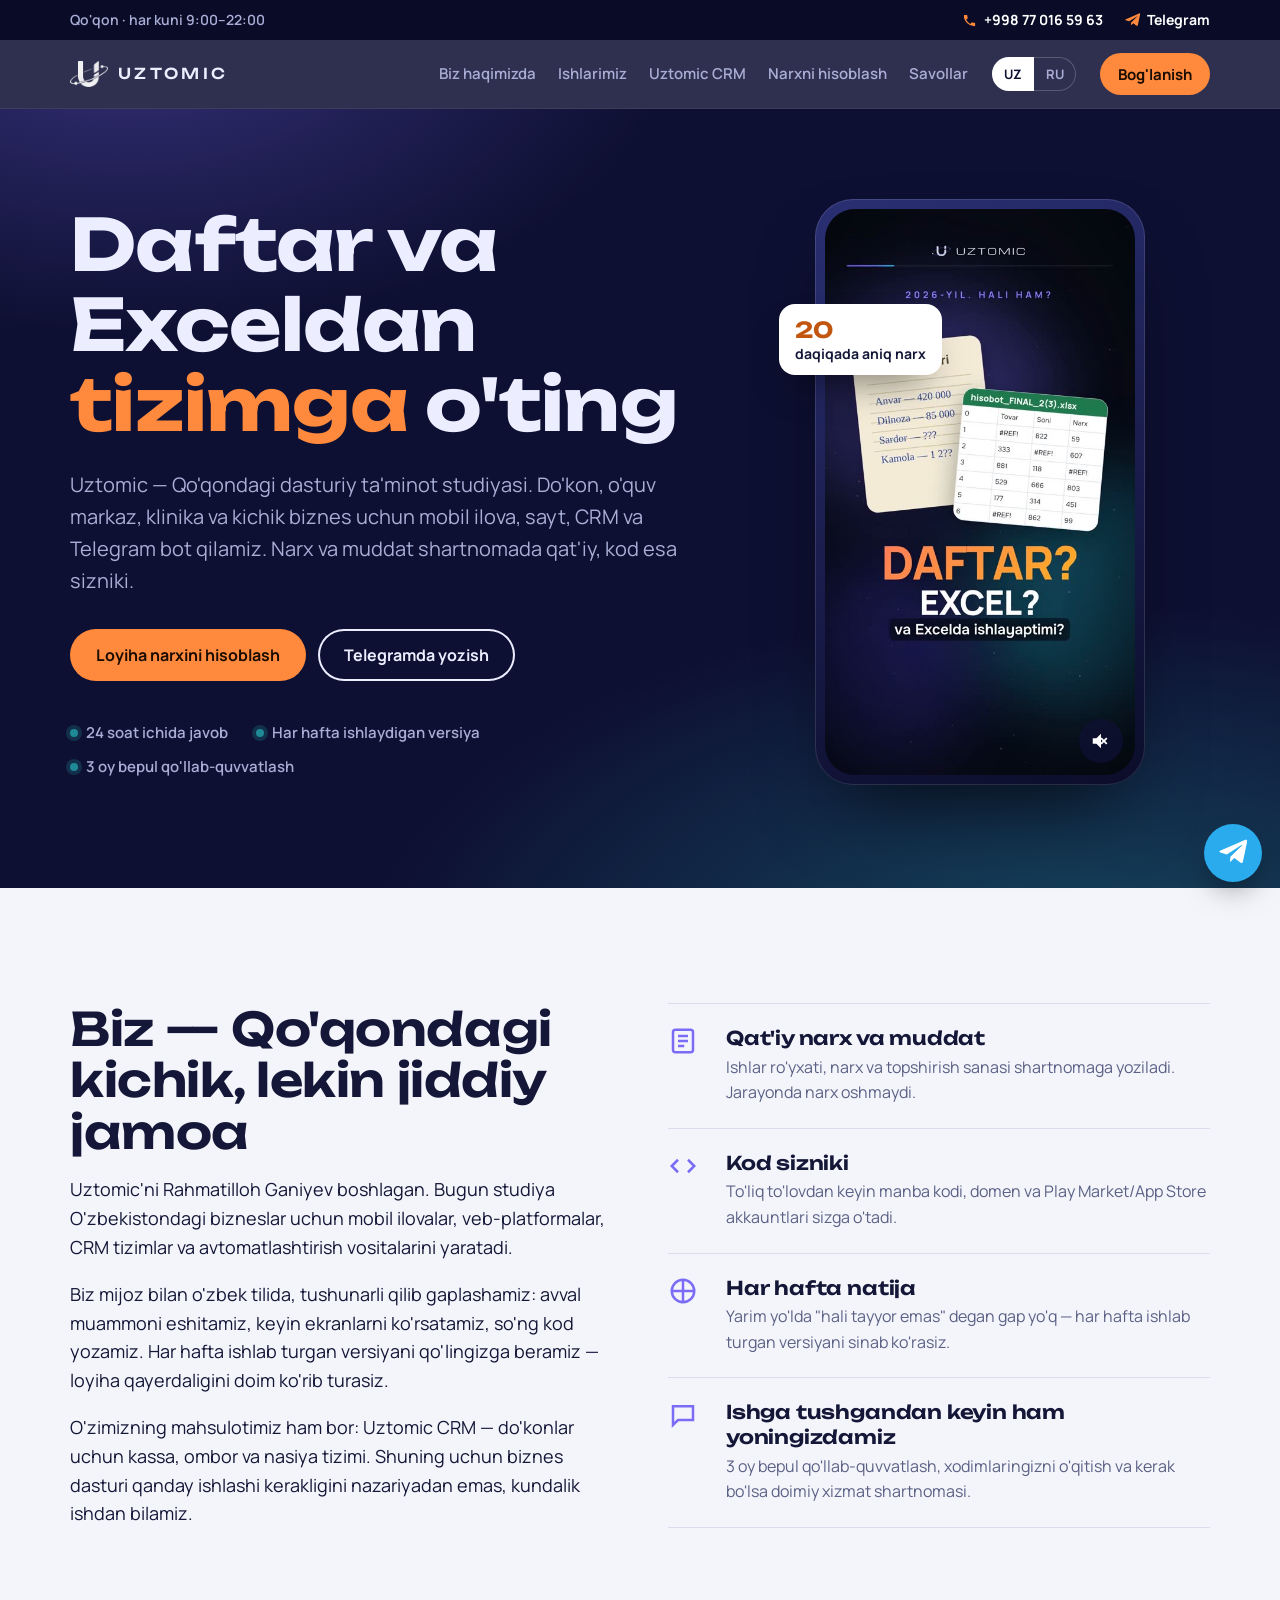
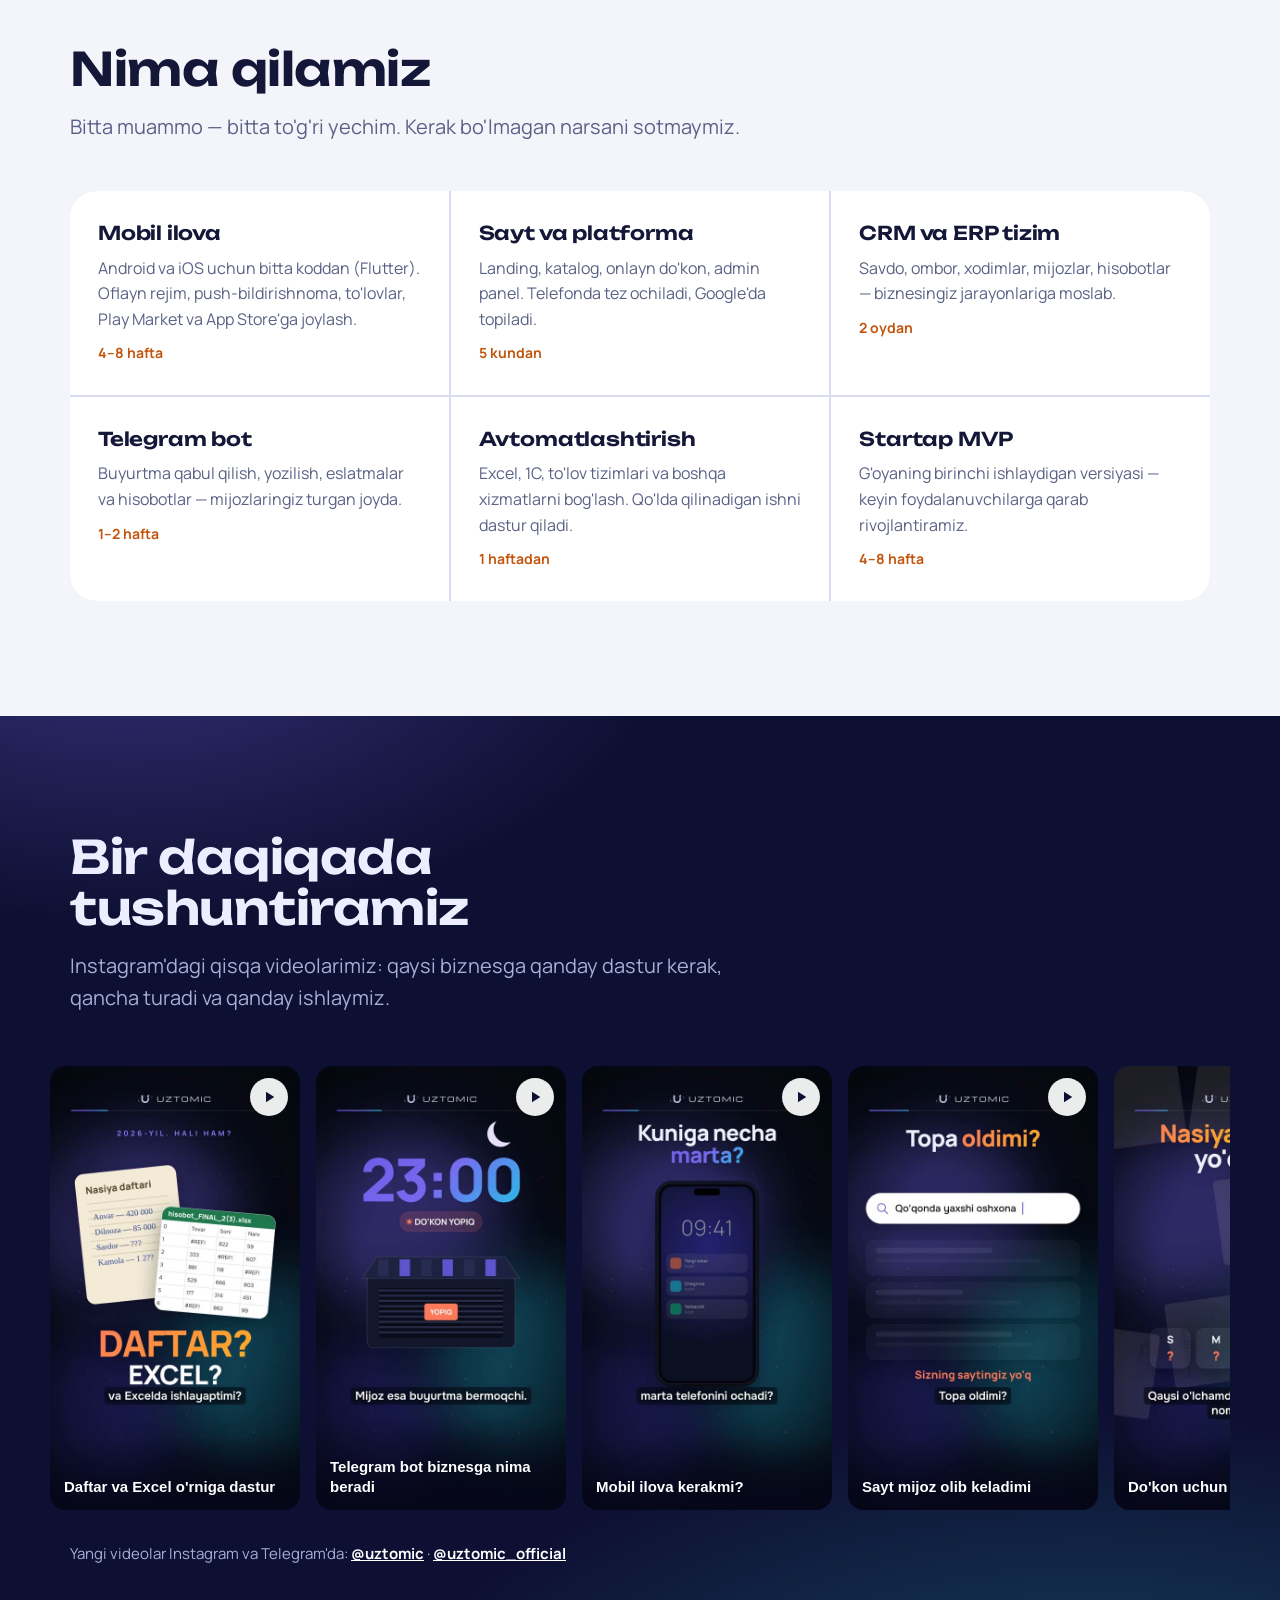
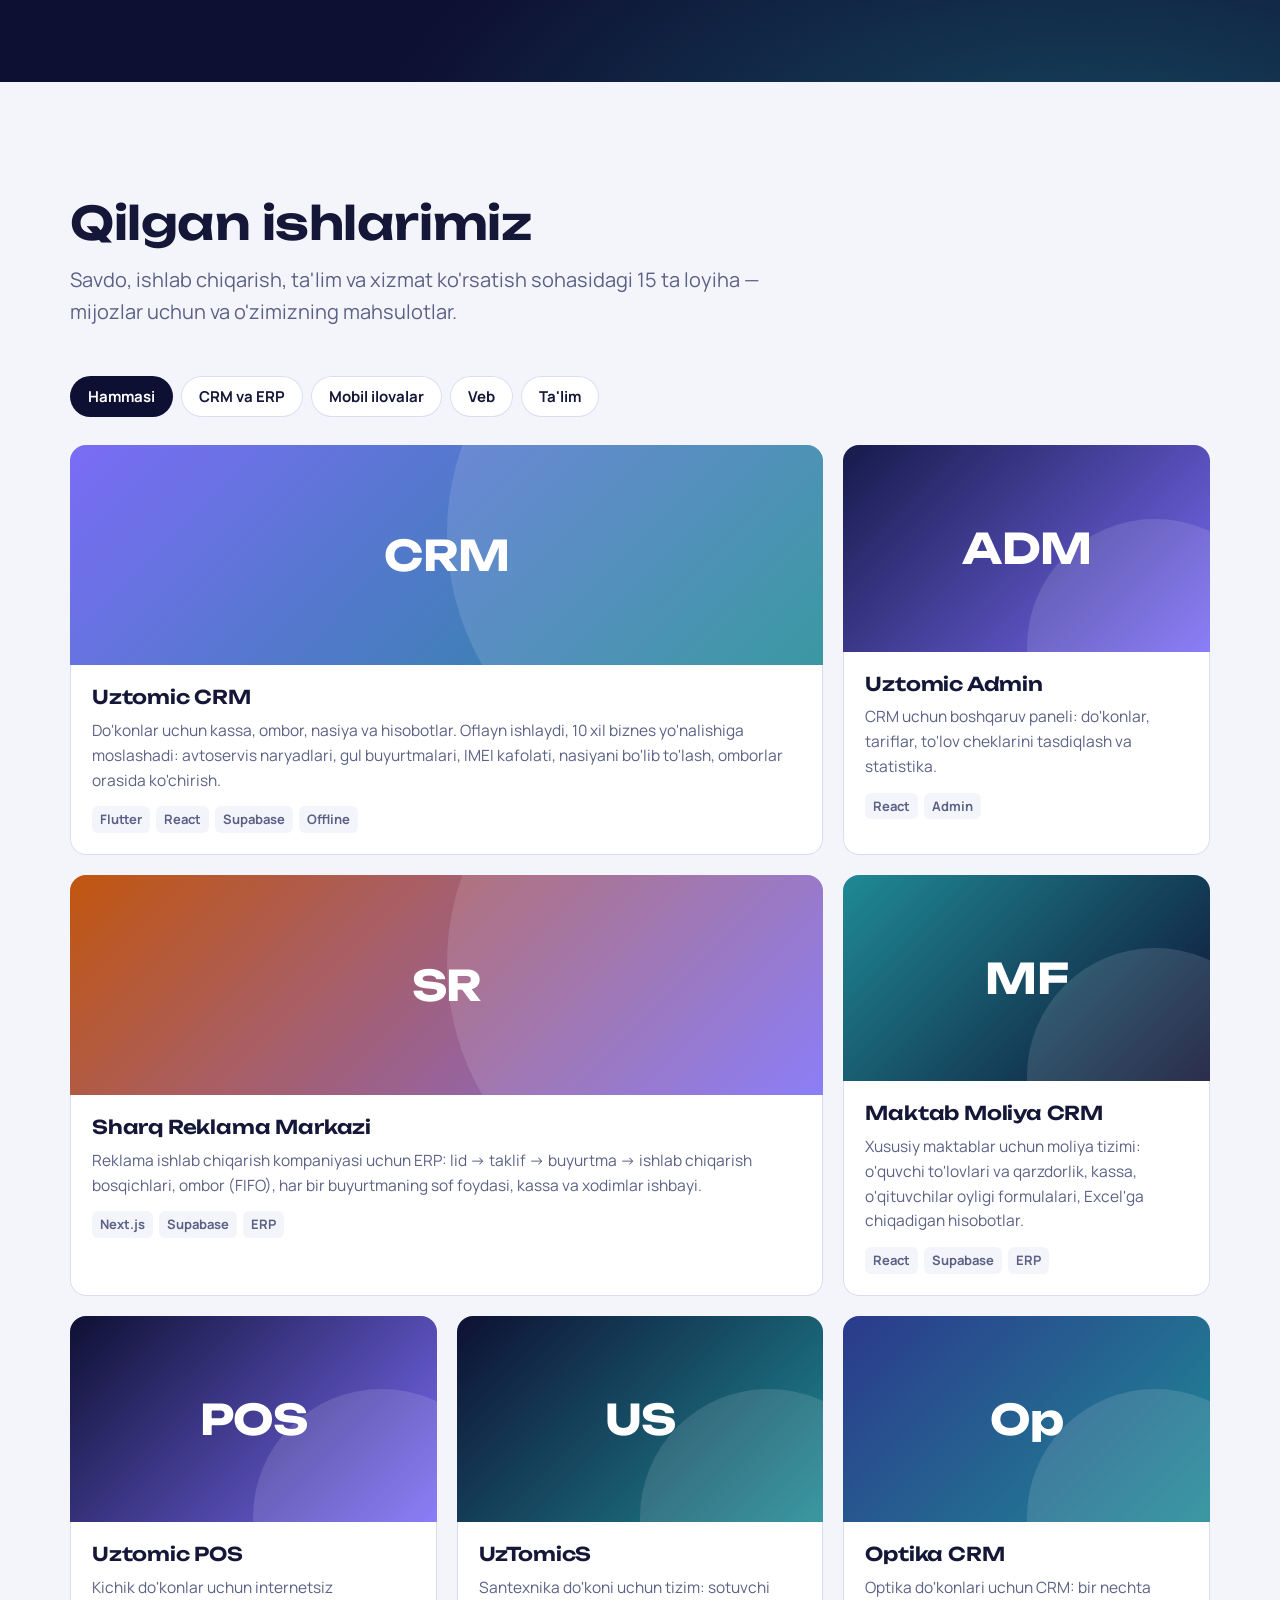
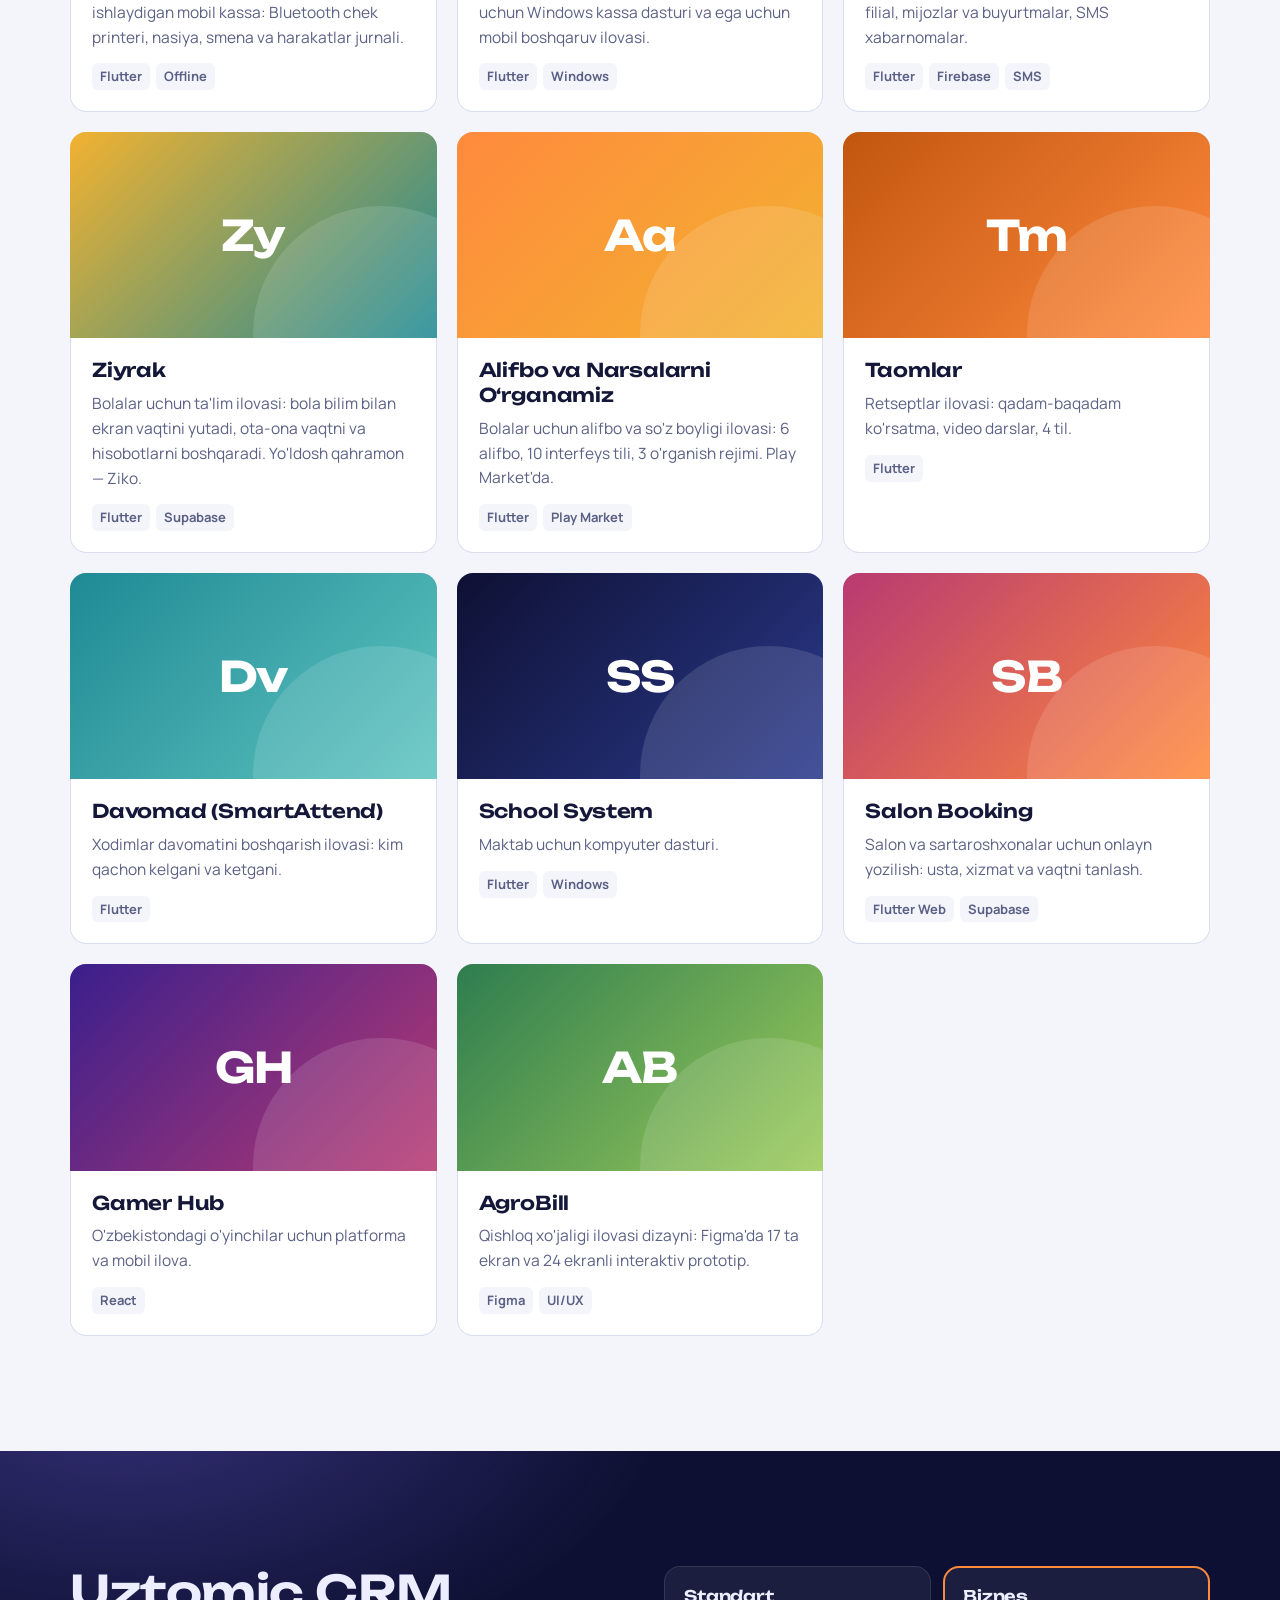
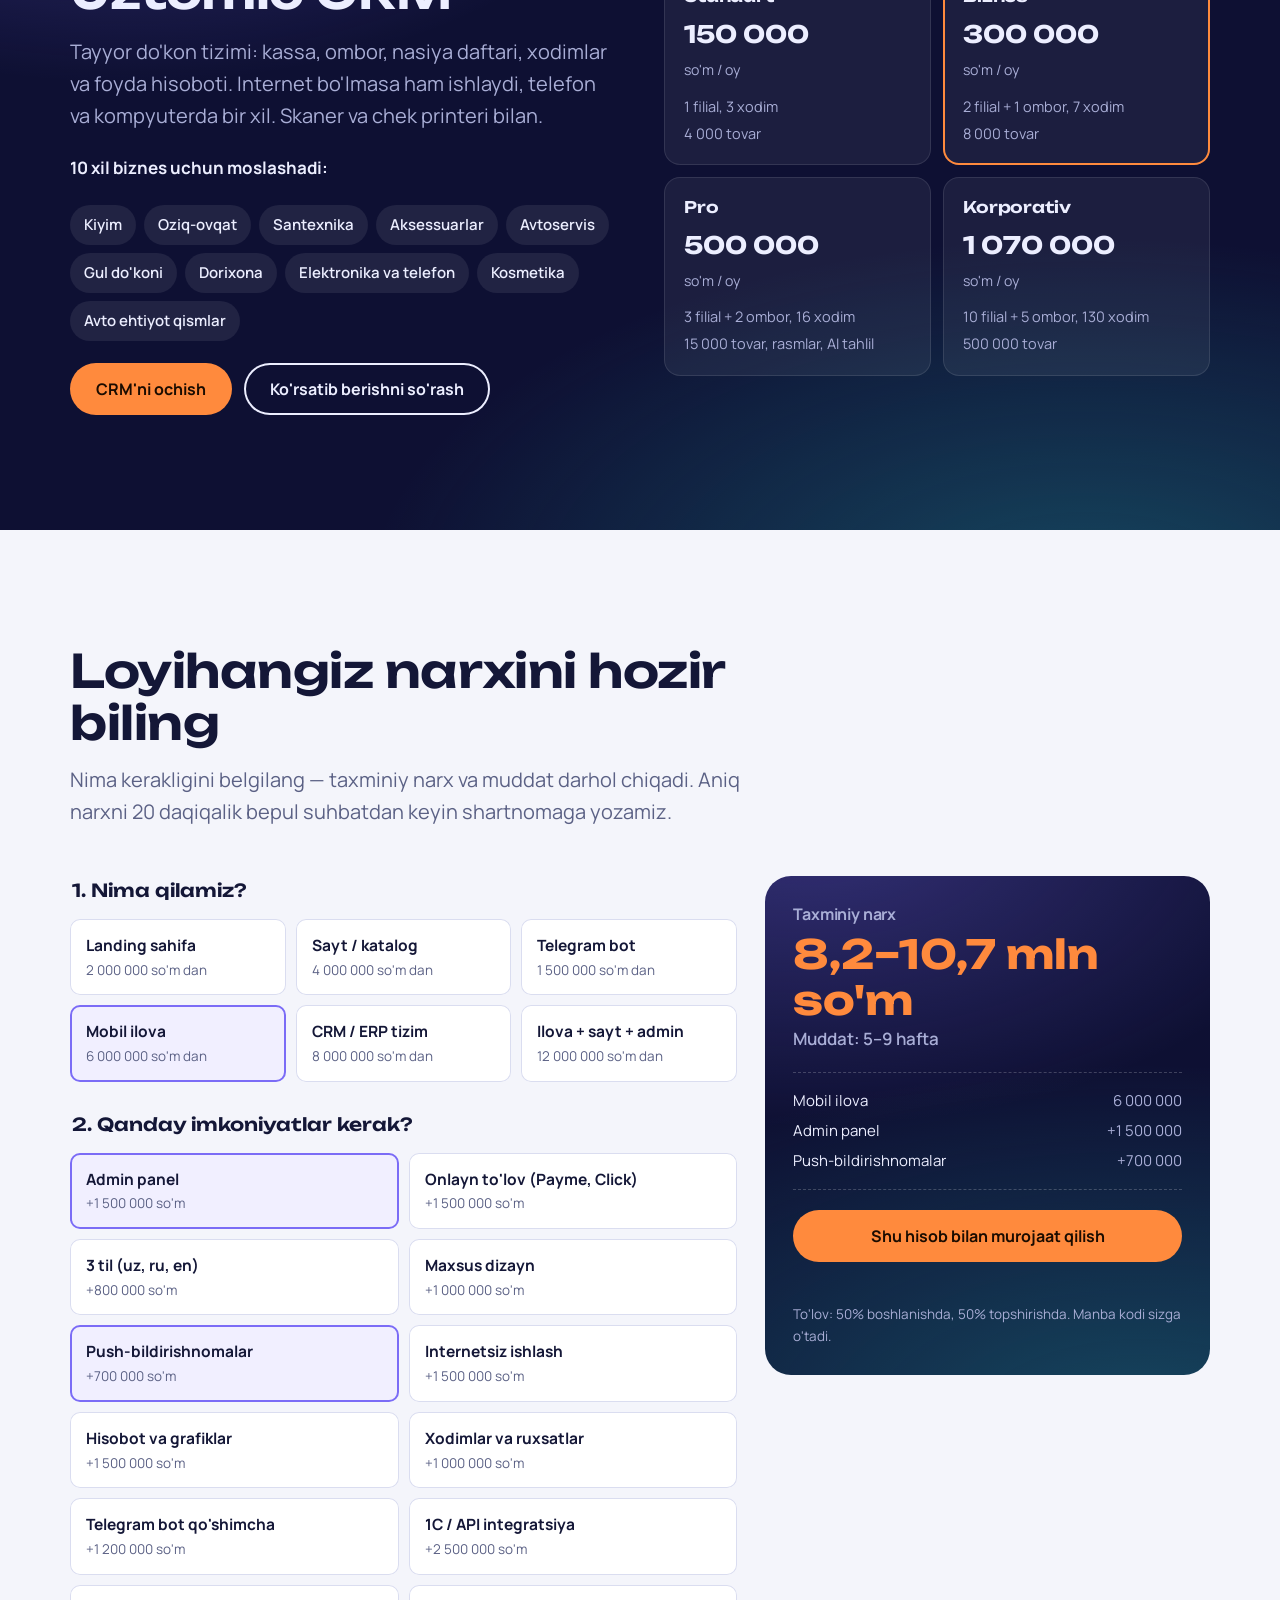
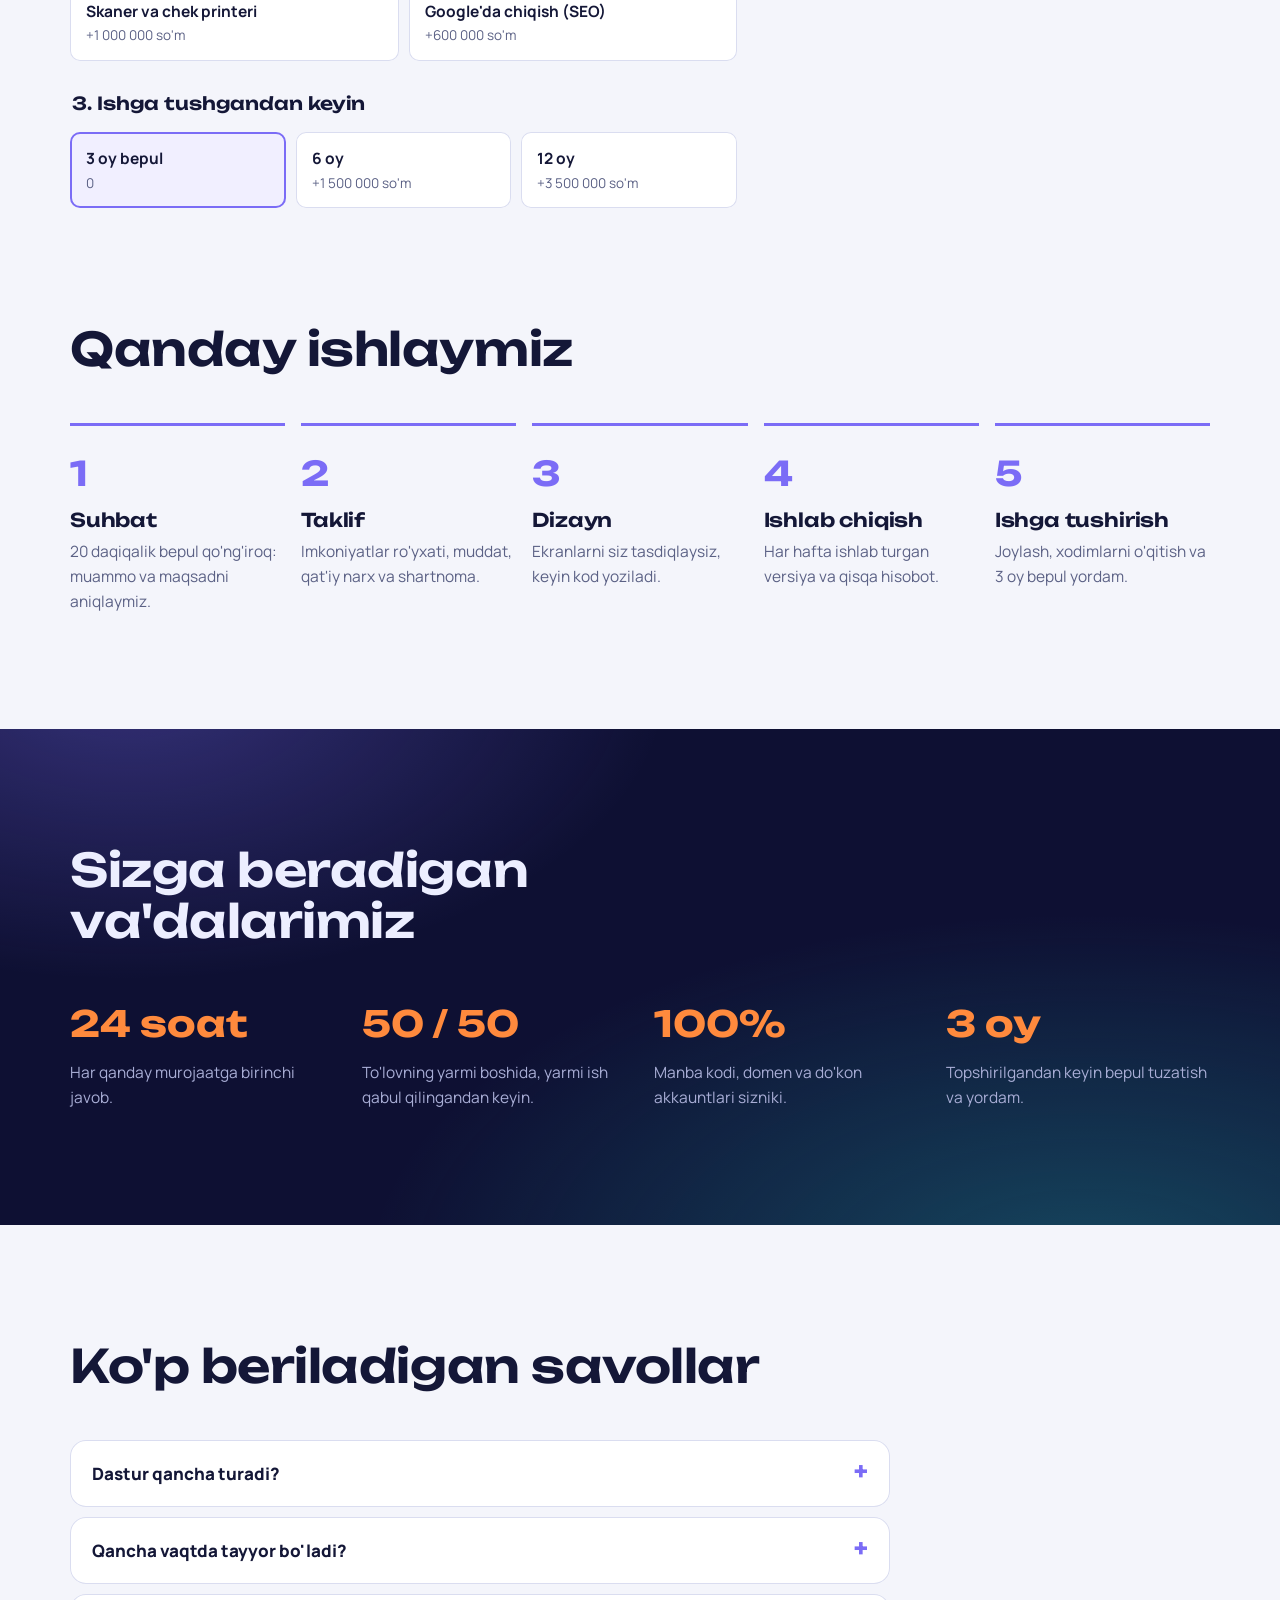
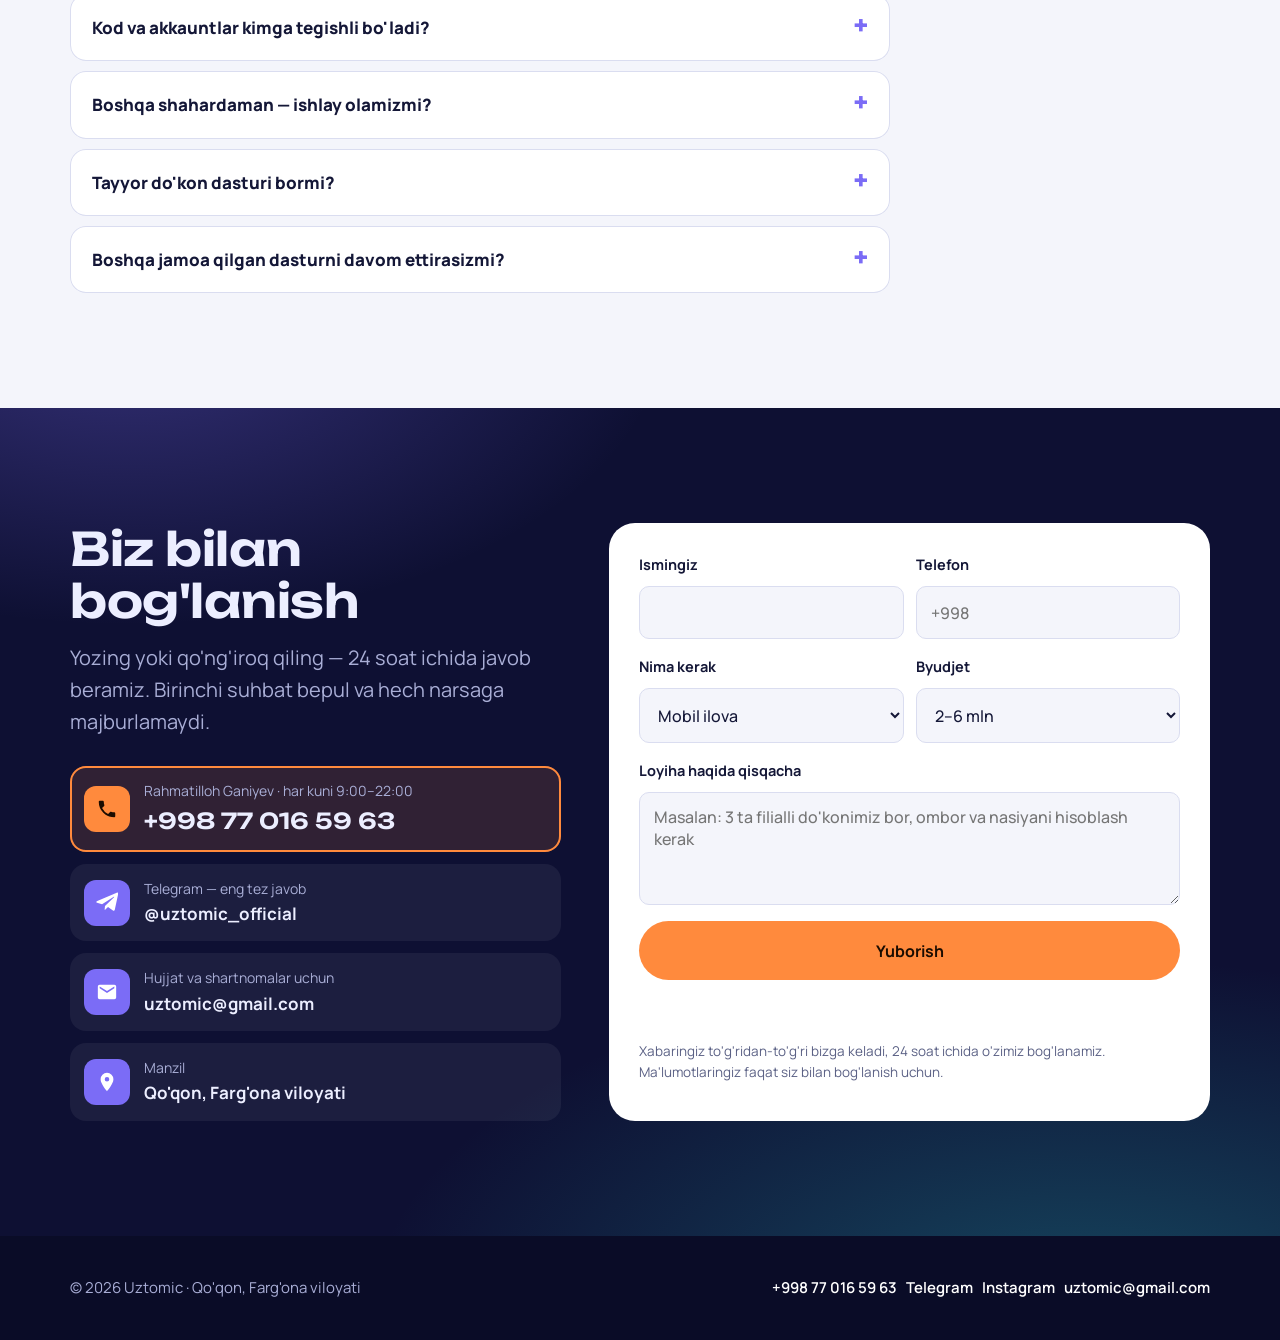
<file: crm/index.html>
<!doctype html>
<html lang="uz">
<head>
<meta charset="utf-8">
<title>Uztomic CRM — do'konlar uchun tizim</title>
<meta name="viewport" content="width=device-width, initial-scale=1">
<link rel="canonical" href="https://uztomic.uz/#crm">
<link rel="icon" href="/favicon.ico?v=2" sizes="16x16 32x32 48x48">
<meta http-equiv="refresh" content="0; url=/#crm">
<script>location.replace('/' + location.search + '#crm');</script>
</head>
<body style="font-family:system-ui;background:#0E1033;color:#fff;padding:40px">
<p>Uztomic CRM sahifasi yangilandi: <a style="color:#FF8A3D" href="/#crm">uztomic.uz/#crm</a></p>
</body>
</html>
</file>
